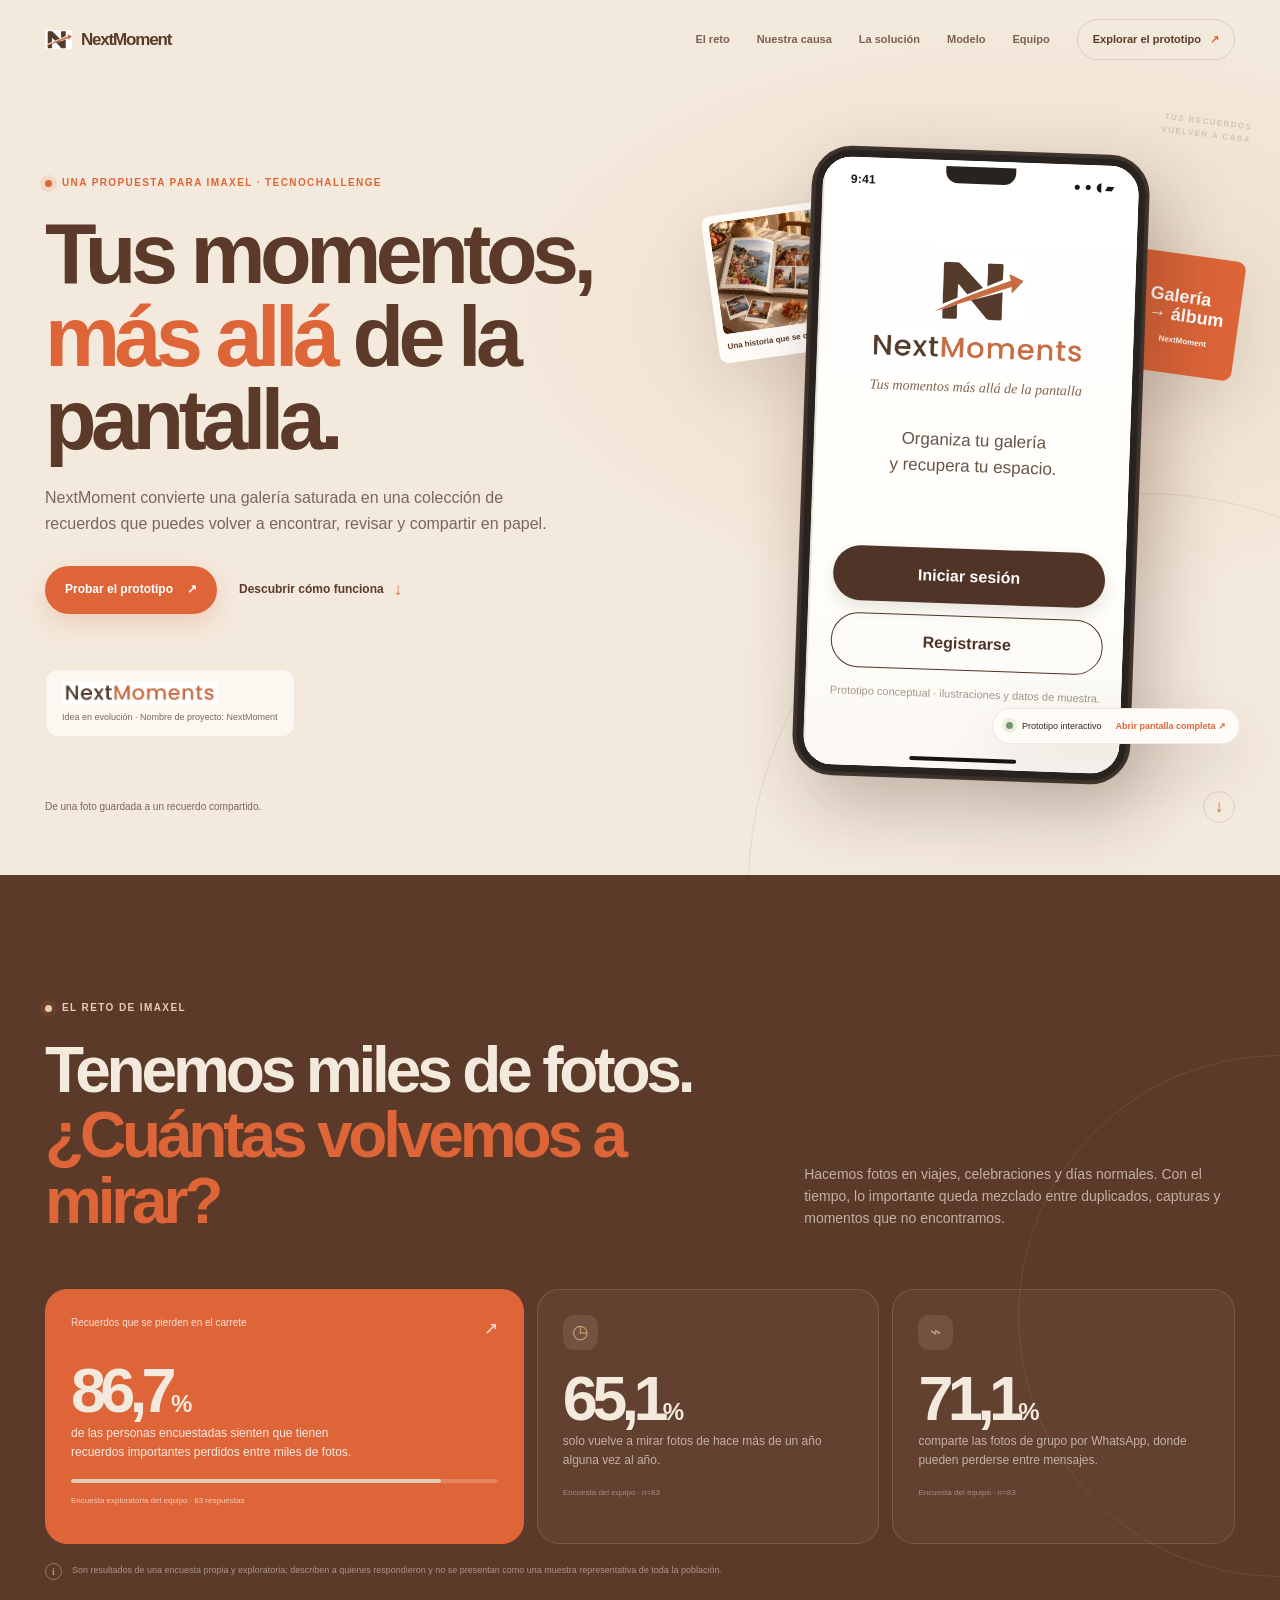
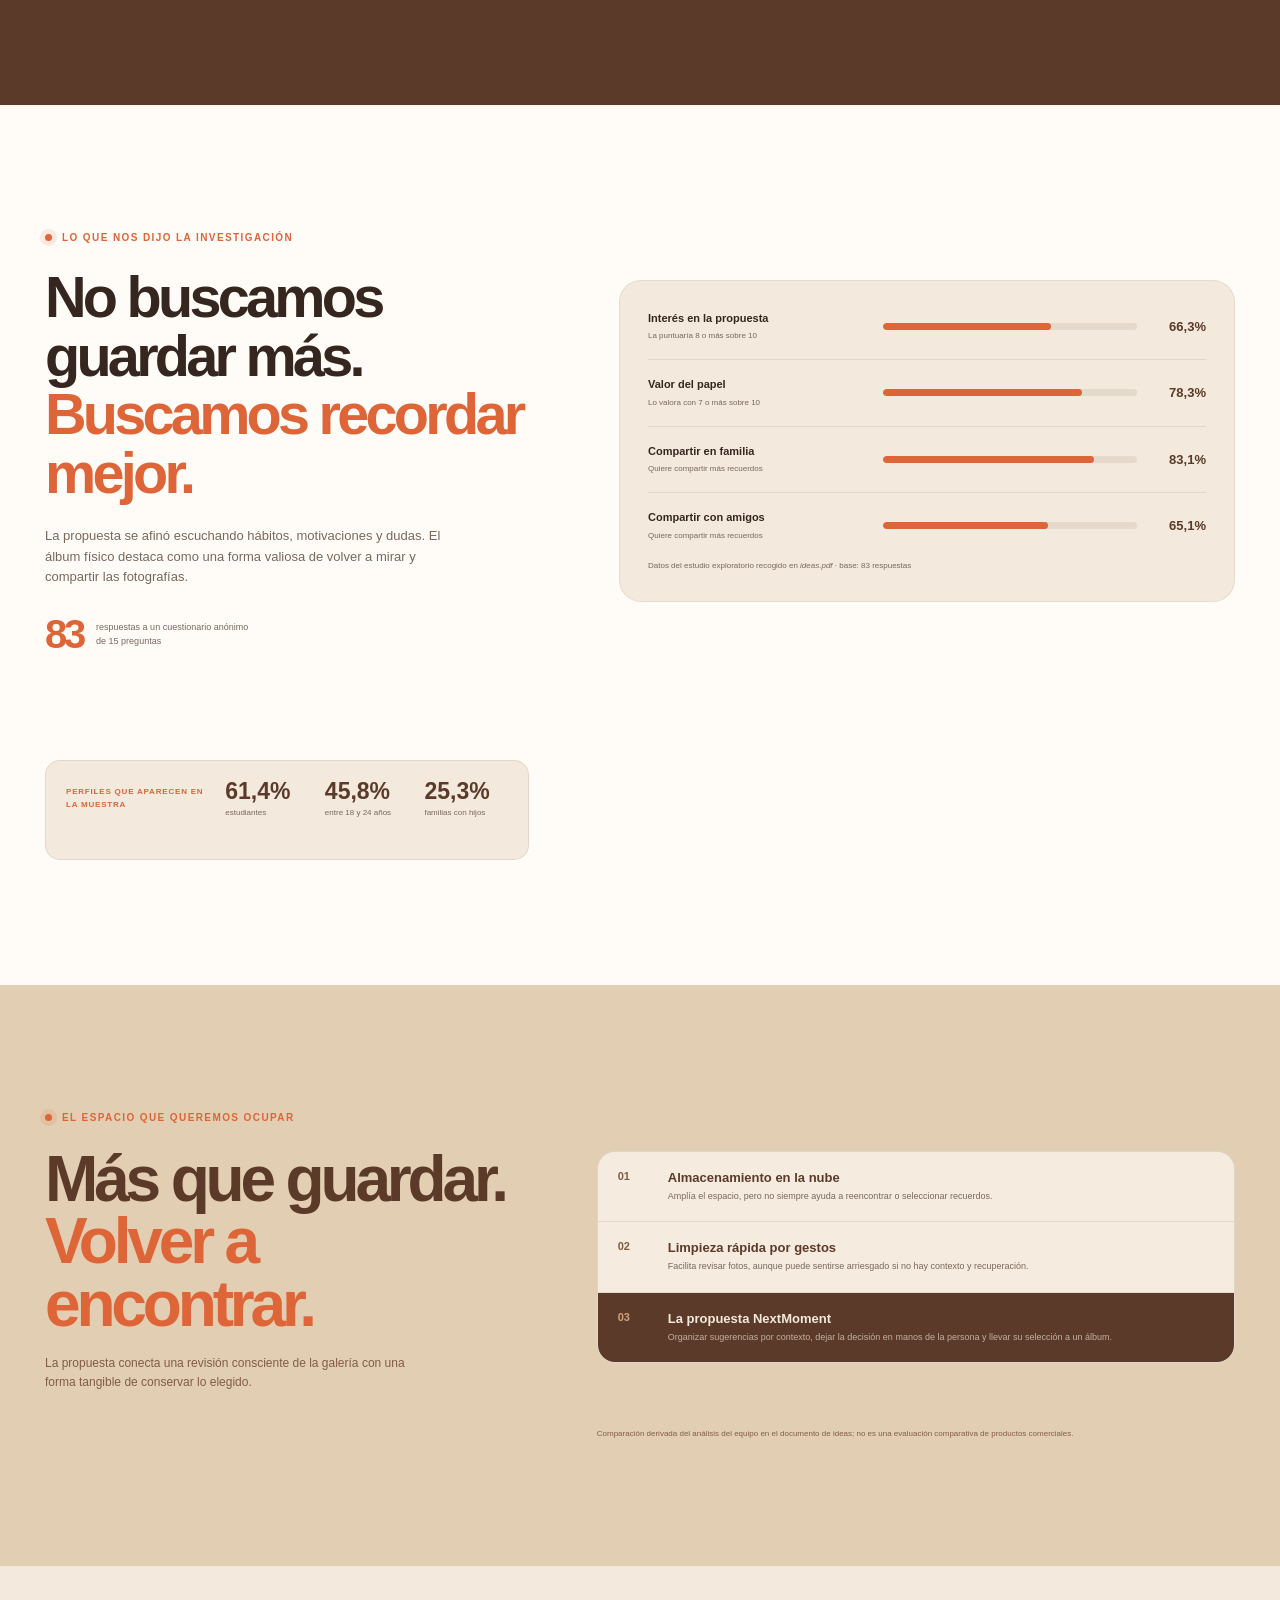
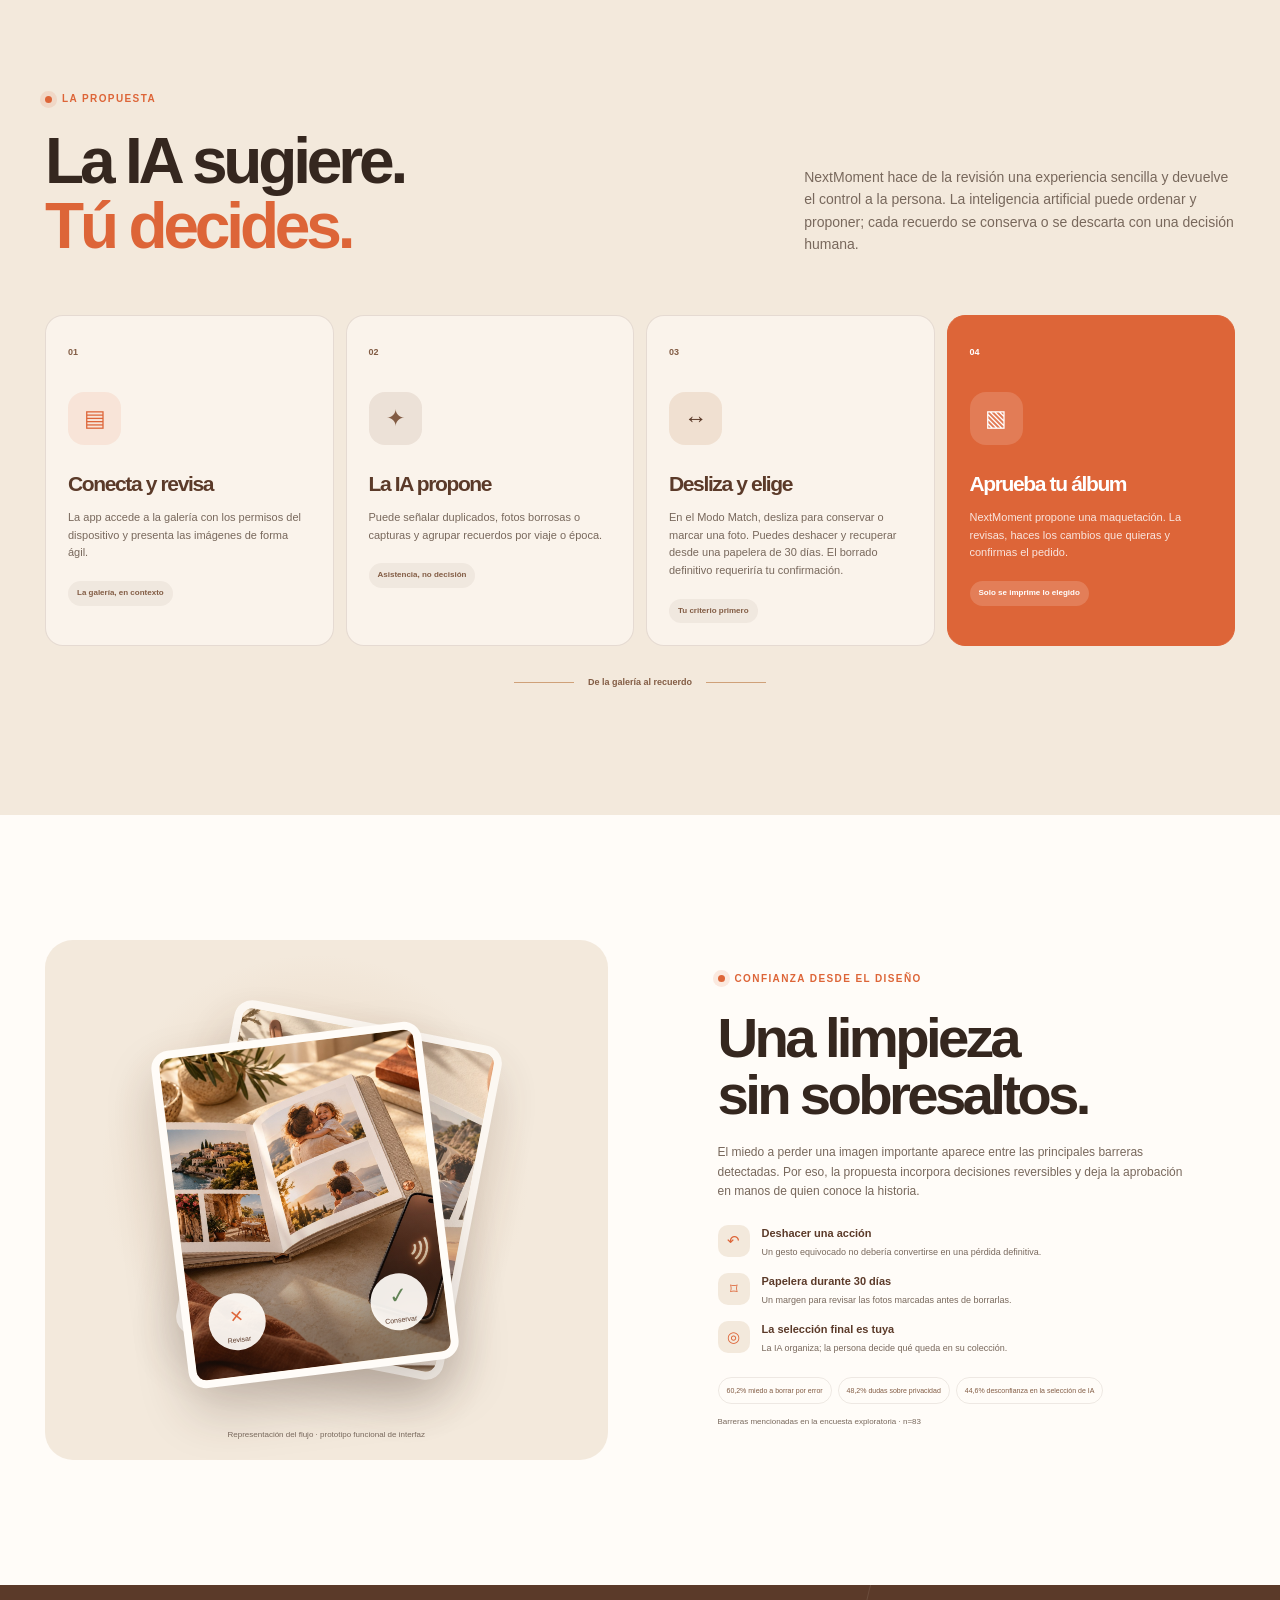
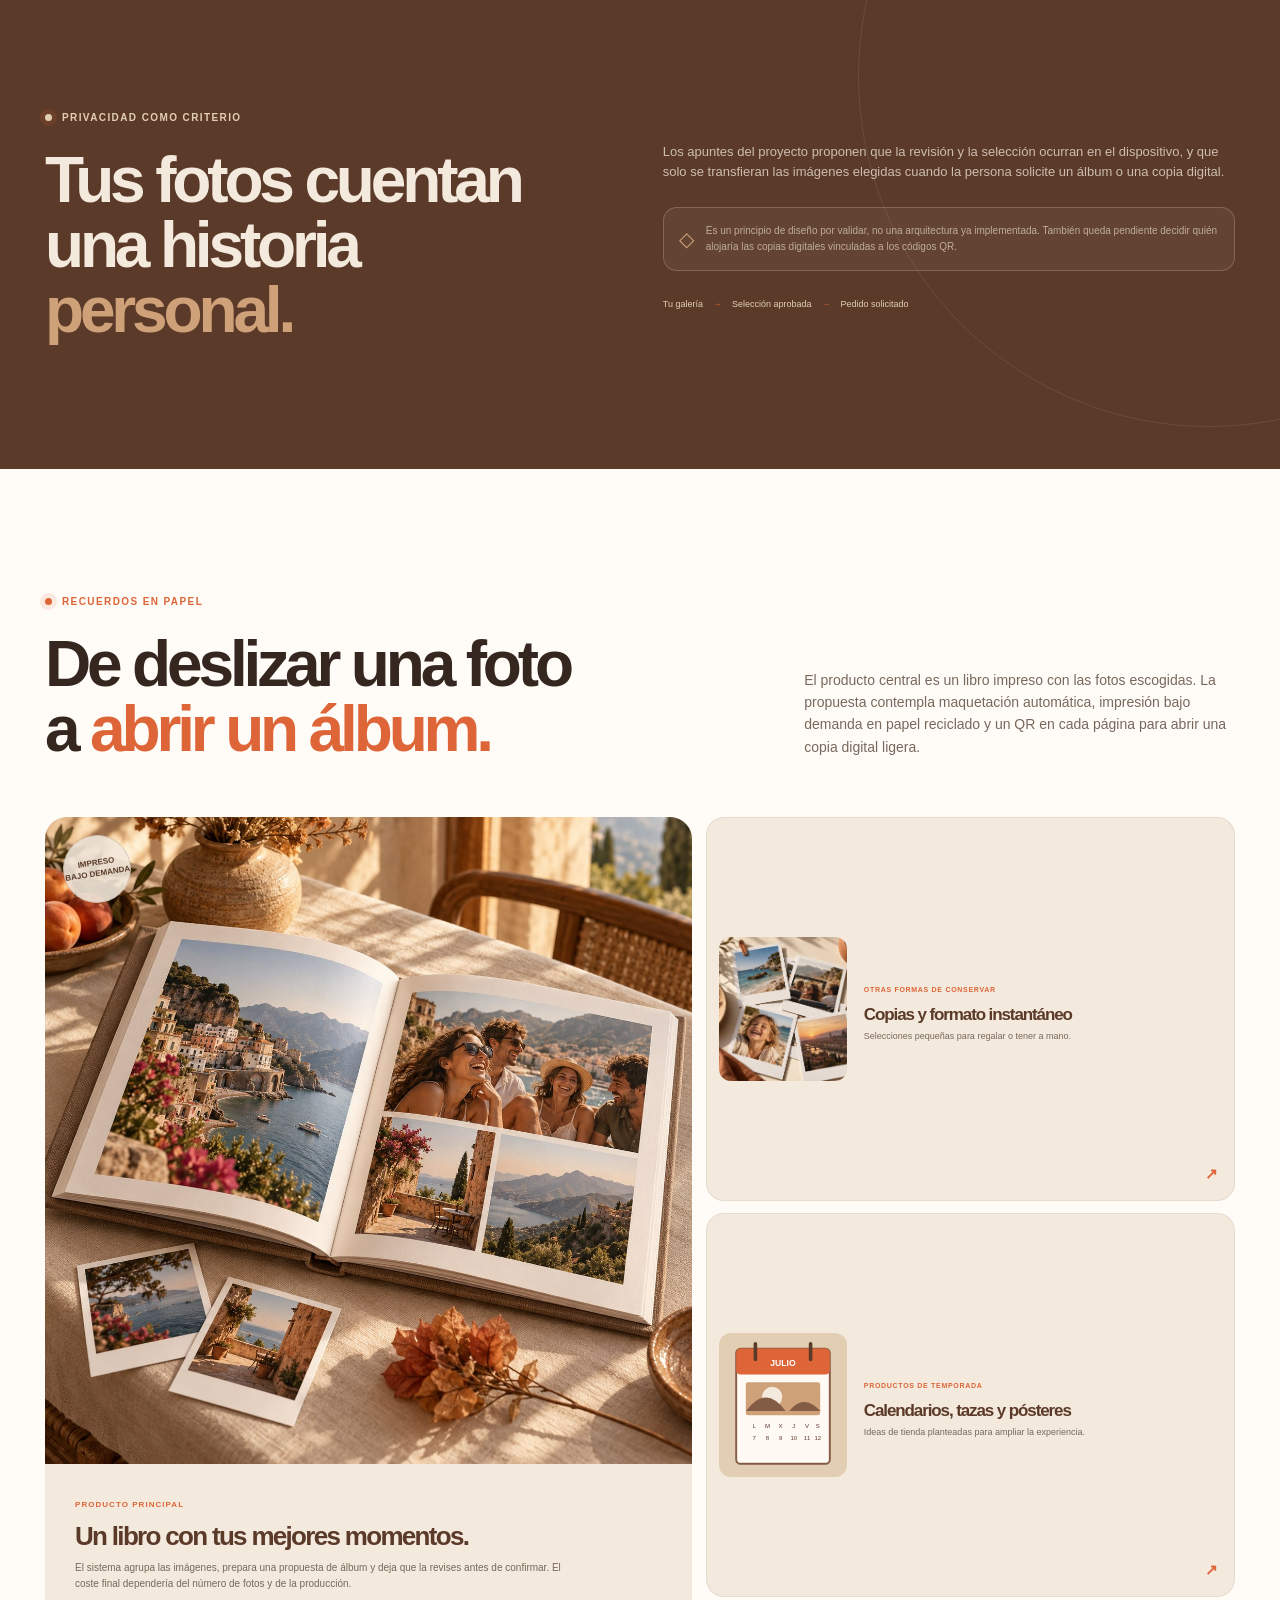
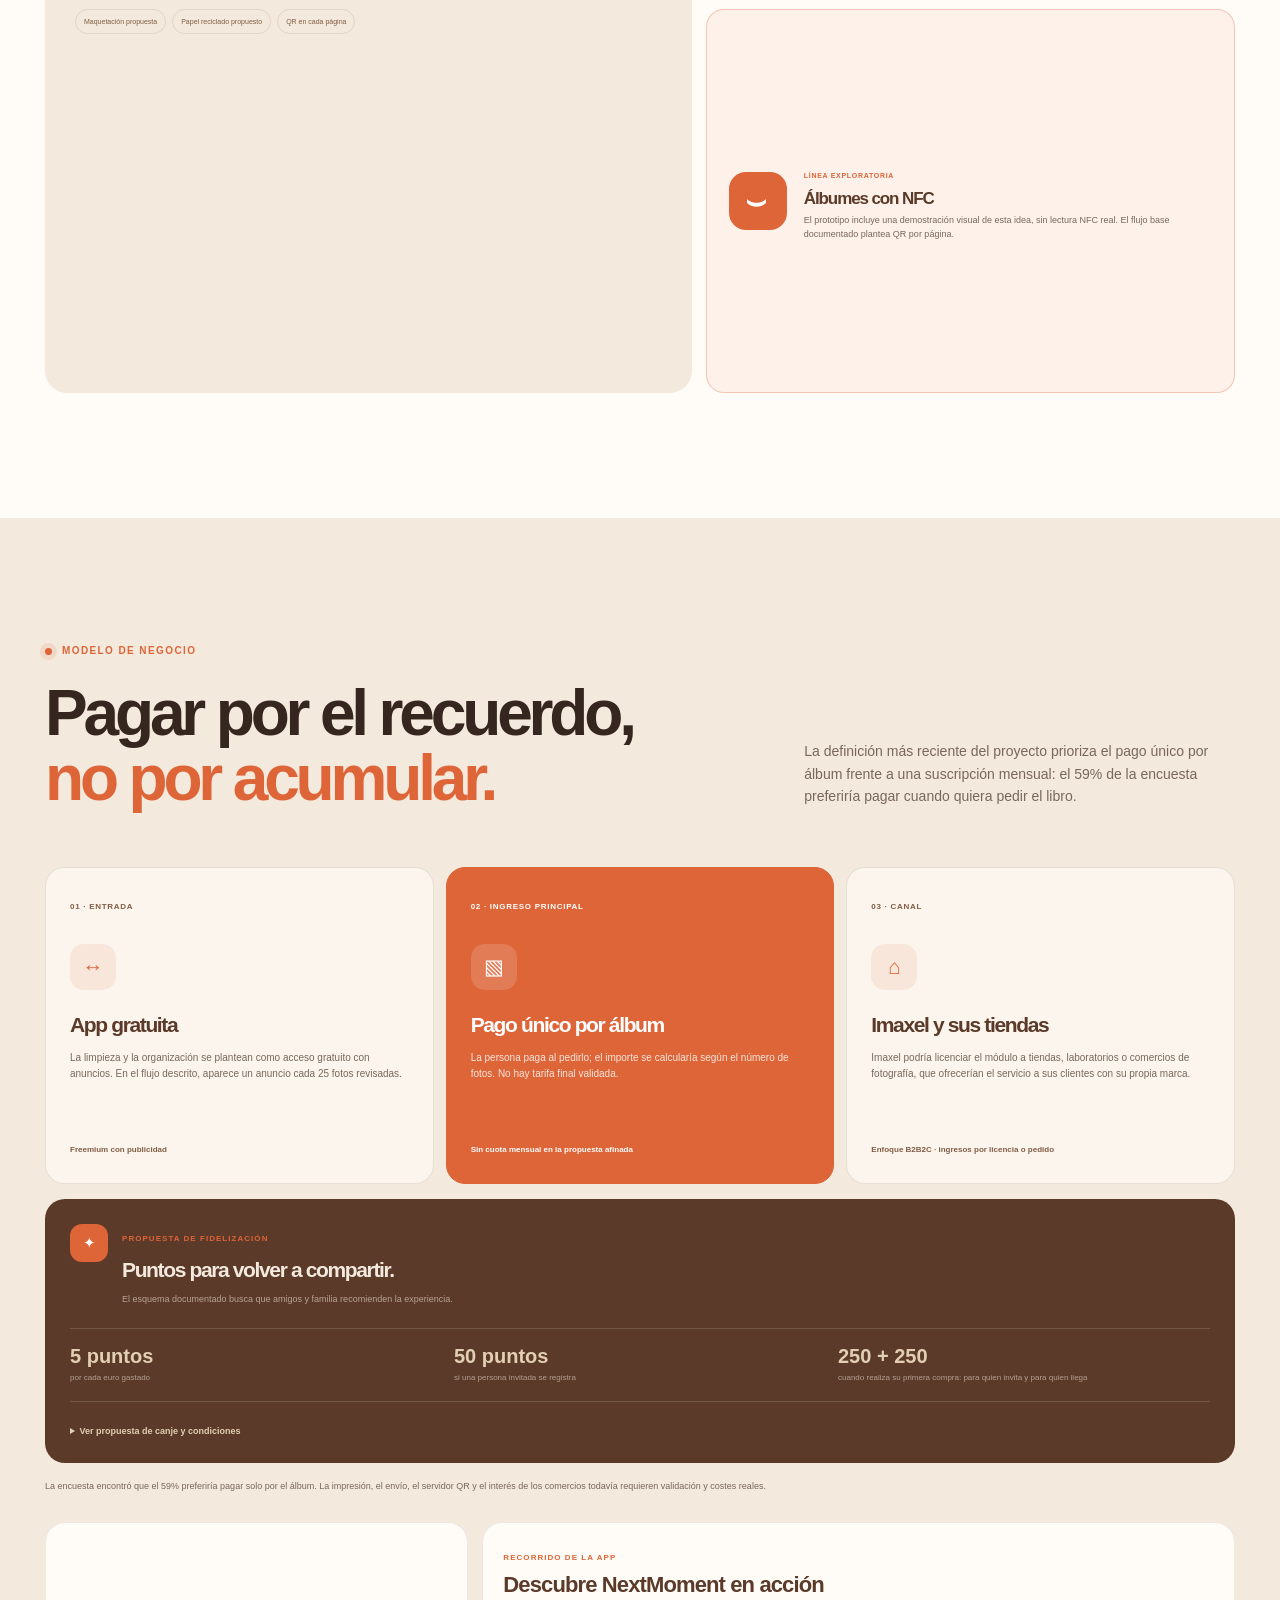
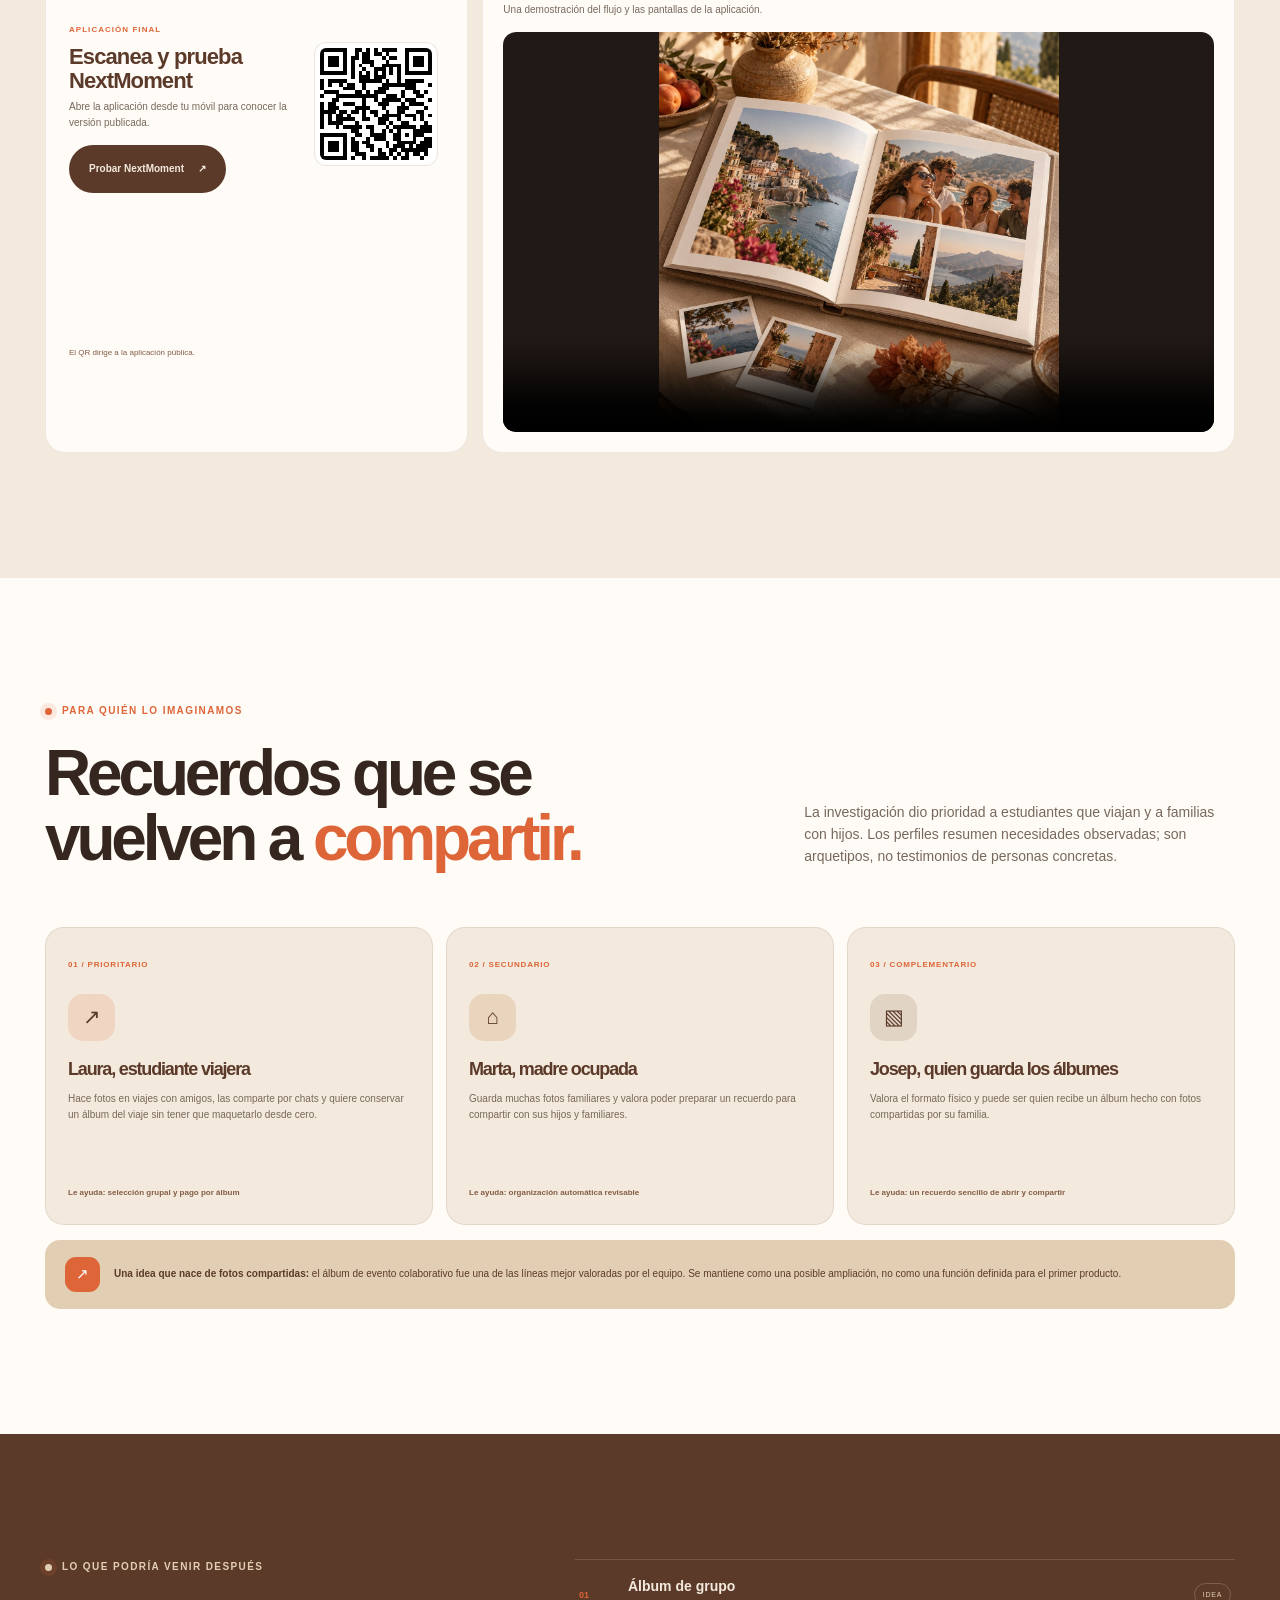
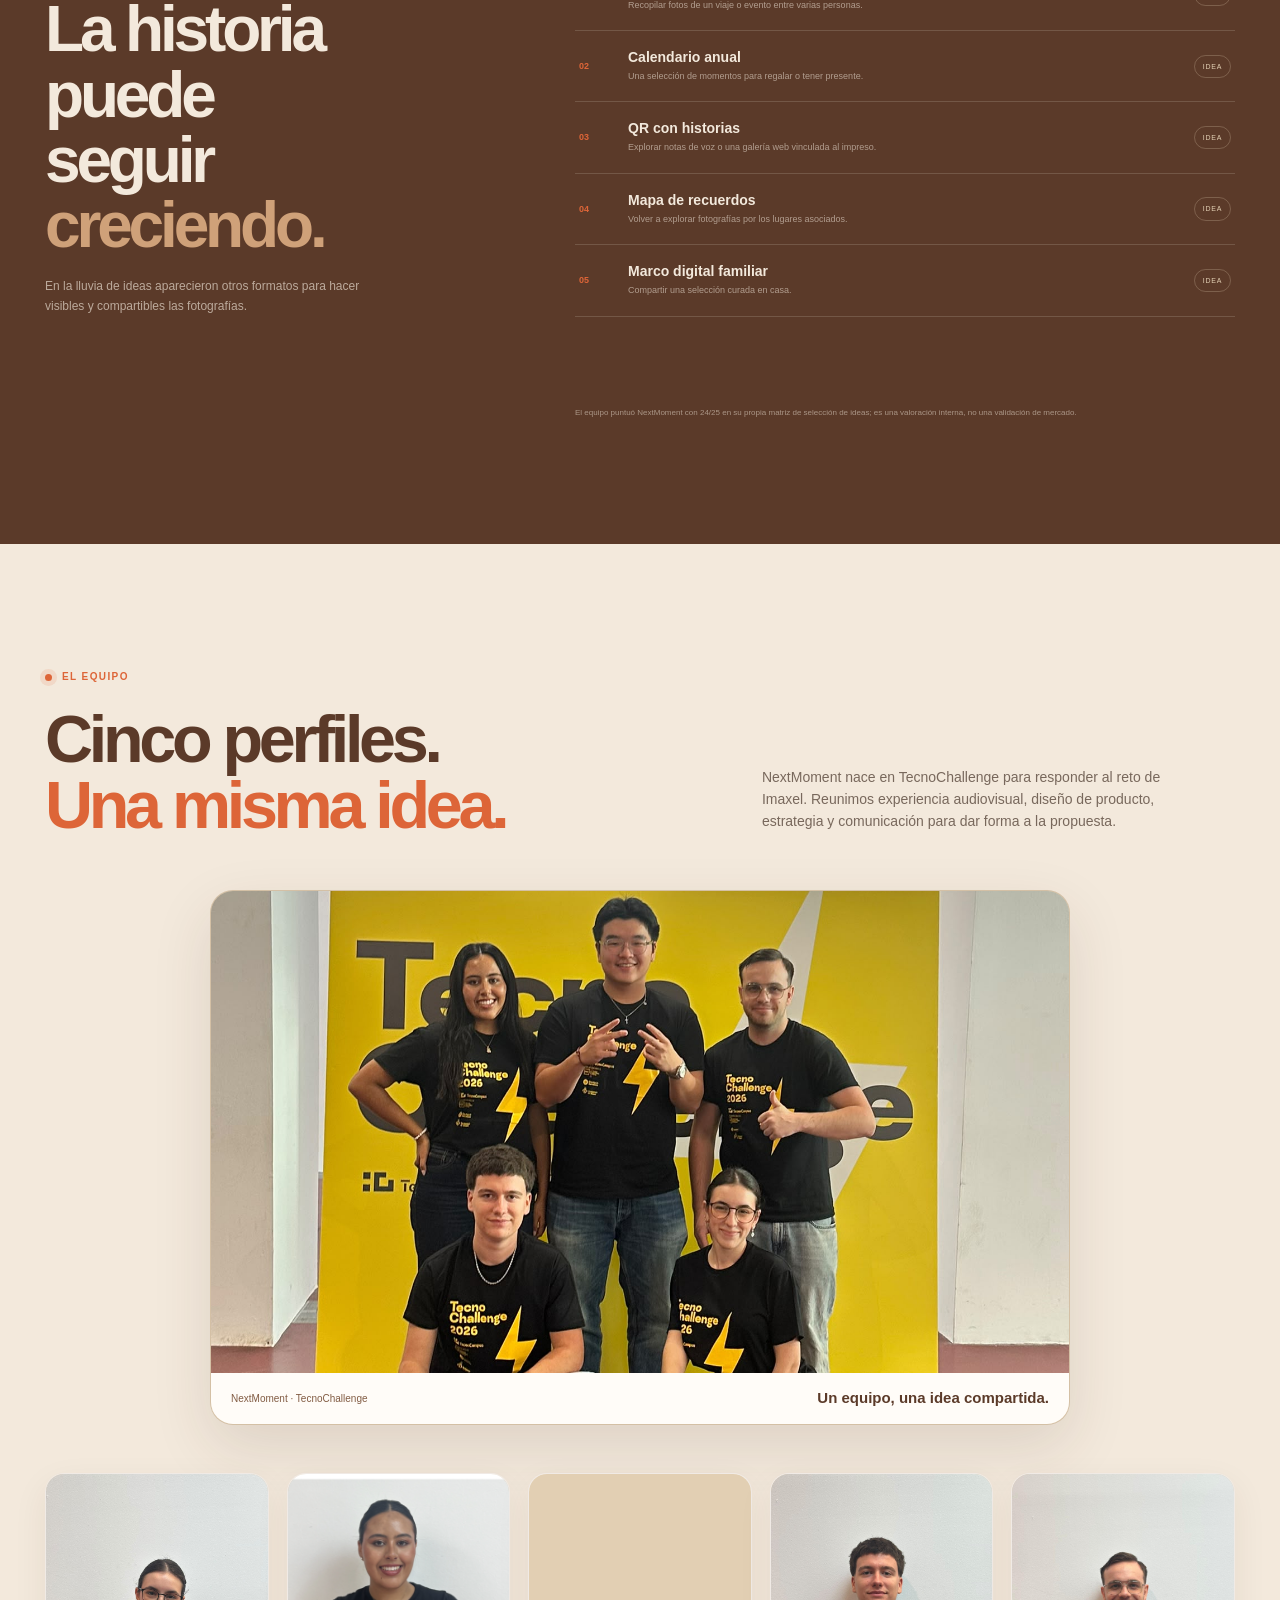
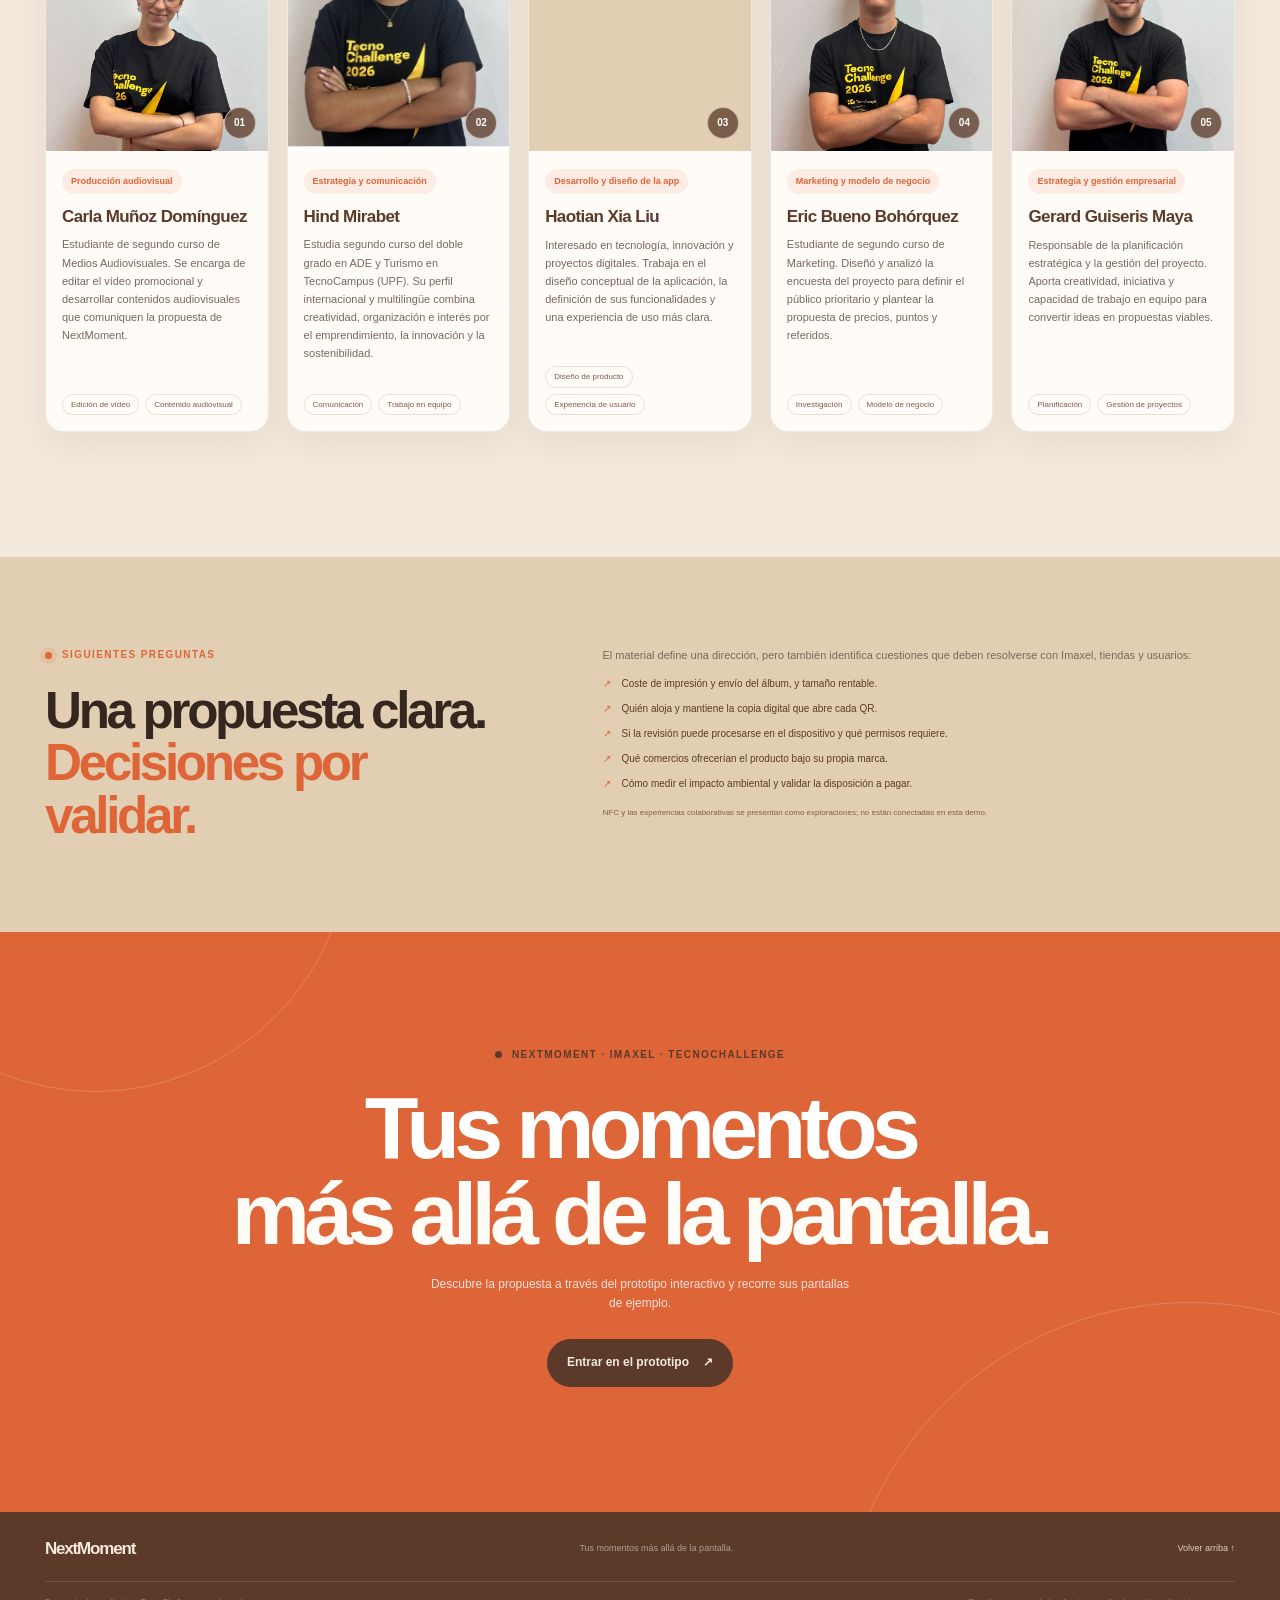
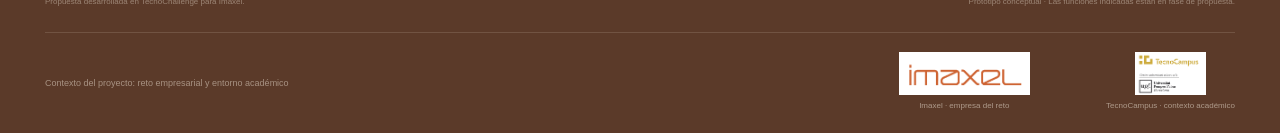
<file: index.html>
<!doctype html>
<html lang="es">
<head>
  <meta charset="utf-8">
  <meta name="viewport" content="width=device-width, initial-scale=1">
  <meta name="theme-color" content="#F3E9DC">
  <meta name="description" content="NextMoment propone organizar fotografías, recuperar recuerdos olvidados y convertir una selección personal en un álbum impreso.">
  <meta property="og:title" content="NextMoment — Tus momentos más allá de la pantalla">
  <meta property="og:description" content="Una propuesta de Imaxel y TecnoChallenge para limpiar, ordenar y dar vida física a tus fotografías.">
  <meta property="og:image" content="assets/imagenes/nextmoment/equipo-nextmoment.jpg">
  <link rel="icon" type="image/png" href="logo.png">
  <link rel="stylesheet" href="css/styles.css">
  <title>NextMoment — Tus momentos más allá de la pantalla</title>
  <script defer src="js/main.js"></script>
</head>
<body>
  <a class="skip-link" href="#contenido">Saltar al contenido</a>
  <header class="site-header" data-header>
    <div class="container nav-wrap">
      <a class="brand" href="#inicio" aria-label="NextMoment, inicio"><img class="brand-logo" src="logo.png" alt=""><span>NextMoment</span></a>
      <button class="menu-toggle" type="button" aria-expanded="false" aria-controls="site-nav" aria-label="Abrir menú"><span></span><span></span></button>
      <nav id="site-nav" class="site-nav" aria-label="Navegación principal">
        <a href="#reto">El reto</a><a href="nuestra-causa.html">Nuestra causa</a><a href="#solucion">La solución</a><a href="#modelo">Modelo</a><a href="#equipo">Equipo</a>
        <a class="nav-cta" href="app/index.html">Explorar el prototipo <span aria-hidden="true">↗</span></a>
      </nav>
    </div>
  </header>

  <main id="contenido">
    <section id="inicio" class="hero">
      <div class="hero-stamp" aria-hidden="true">TUS RECUERDOS<br>VUELVEN A CASA</div>
      <div class="container hero-grid">
        <div class="hero-copy reveal">
          <p class="eyebrow"><span class="eyebrow-dot"></span> Una propuesta para Imaxel · TecnoChallenge</p>
          <h1 aria-label="Tus momentos, más allá de la pantalla"><span>Tus momentos,</span> <span><em>más allá</em> de la</span> <span>pantalla.</span></h1>
          <p class="hero-lead">NextMoment convierte una galería saturada en una colección de recuerdos que puedes volver a encontrar, revisar y compartir en papel.</p>
          <div class="hero-actions"><a class="button button-primary" href="app/index.html">Probar el prototipo <span aria-hidden="true">↗</span></a><a class="text-link" href="#como-funciona">Descubrir cómo funciona <span aria-hidden="true">↓</span></a></div>
          <div class="hero-brand-card"><img src="nombremarca.png" alt="Logotipo oficial NextMoments"><span>Idea en evolución · Nombre de proyecto: NextMoment</span></div>
        </div>
        <div class="hero-device-wrap reveal reveal-delay-1">
          <div class="hero-device-glow"></div>
          <div class="device-frame"><div class="device-camera"></div><iframe src="app/index.html" title="Prototipo interactivo de la aplicación NextMoment" loading="eager"></iframe></div>
          <div class="device-caption"><span class="caption-pulse"></span><span>Prototipo interactivo</span><a href="app/index.html">Abrir pantalla completa ↗</a></div>
          <div class="photo-peek peek-one"><img src="app/assets/images/album-fotos-editorial.jpg" alt="Fotolibro de ejemplo" loading="lazy"><span>Una historia que se queda</span></div>
          <div class="photo-peek peek-two"><span>Galería<br>→ álbum</span><b>NextMoment</b></div>
        </div>
      </div>
      <div class="container hero-foot"><span>De una foto guardada a un recuerdo compartido.</span><a href="#reto" aria-label="Desplazarse a El reto">↓</a></div>
    </section>

    <section id="reto" class="section problem-section section-dark">
      <div class="container">
        <div class="section-heading split-heading reveal"><div><p class="eyebrow eyebrow-light"><span class="eyebrow-dot"></span> El reto de Imaxel</p><h2>Tenemos miles de fotos.<br><em>¿Cuántas volvemos a mirar?</em></h2></div><p class="heading-aside">Hacemos fotos en viajes, celebraciones y días normales. Con el tiempo, lo importante queda mezclado entre duplicados, capturas y momentos que no encontramos.</p></div>
        <div class="evidence-grid">
          <article class="evidence-card evidence-feature reveal"><div class="evidence-top"><span>Recuerdos que se pierden en el carrete</span><span class="evidence-mark">↗</span></div><strong>86,7<small>%</small></strong><p>de las personas encuestadas sienten que tienen recuerdos importantes perdidos entre miles de fotos.</p><div class="evidence-meter"><span style="--meter:86.7%"></span></div><small class="evidence-source">Encuesta exploratoria del equipo · 83 respuestas</small></article>
          <article class="evidence-card reveal reveal-delay-1"><span class="evidence-icon">◷</span><strong>65,1<small>%</small></strong><p>solo vuelve a mirar fotos de hace más de un año alguna vez al año.</p><span class="evidence-source">Encuesta del equipo · n=83</span></article>
          <article class="evidence-card reveal reveal-delay-2"><span class="evidence-icon">⌁</span><strong>71,1<small>%</small></strong><p>comparte las fotos de grupo por WhatsApp, donde pueden perderse entre mensajes.</p><span class="evidence-source">Encuesta del equipo · n=83</span></article>
        </div>
        <div class="research-note reveal"><span>i</span><p>Son resultados de una encuesta propia y exploratoria; describen a quienes respondieron y no se presentan como una muestra representativa de toda la población.</p></div>
      </div>
    </section>

    <section class="section discovery-section">
      <div class="container discovery-grid">
        <div class="discovery-copy reveal"><p class="eyebrow"><span class="eyebrow-dot"></span> Lo que nos dijo la investigación</p><h2>No buscamos guardar más.<br><em>Buscamos recordar mejor.</em></h2><p>La propuesta se afinó escuchando hábitos, motivaciones y dudas. El álbum físico destaca como una forma valiosa de volver a mirar y compartir las fotografías.</p><div class="research-count"><b>83</b><span>respuestas a un cuestionario anónimo de 15 preguntas</span></div></div>
        <div class="research-board reveal reveal-delay-1">
          <div class="research-row"><div class="research-label"><b>Interés en la propuesta</b><span>La puntuaría 8 o más sobre 10</span></div><div class="bar-track"><span style="--bar:66.3%"></span></div><b class="research-value">66,3%</b></div>
          <div class="research-row"><div class="research-label"><b>Valor del papel</b><span>Lo valora con 7 o más sobre 10</span></div><div class="bar-track"><span style="--bar:78.3%"></span></div><b class="research-value">78,3%</b></div>
          <div class="research-row"><div class="research-label"><b>Compartir en familia</b><span>Quiere compartir más recuerdos</span></div><div class="bar-track"><span style="--bar:83.1%"></span></div><b class="research-value">83,1%</b></div>
          <div class="research-row"><div class="research-label"><b>Compartir con amigos</b><span>Quiere compartir más recuerdos</span></div><div class="bar-track"><span style="--bar:65.1%"></span></div><b class="research-value">65,1%</b></div>
          <div class="research-board-foot">Datos del estudio exploratorio recogido en <em>ideas.pdf</em> · base: 83 respuestas</div>
        </div>
        <div class="audience-signal reveal"><span>PERFILES QUE APARECEN EN LA MUESTRA</span><div><b>61,4%</b><small>estudiantes</small></div><div><b>45,8%</b><small>entre 18 y 24 años</small></div><div><b>25,3%</b><small>familias con hijos</small></div><small class="evidence-source">Composición de las respuestas · n=83; categorías no necesariamente excluyentes</small></div>
      </div>
    </section>

    <section class="section difference-section">
      <div class="container difference-inner">
        <div class="difference-title reveal"><p class="eyebrow"><span class="eyebrow-dot"></span> El espacio que queremos ocupar</p><h2>Más que guardar.<br><em>Volver a encontrar.</em></h2><p>La propuesta conecta una revisión consciente de la galería con una forma tangible de conservar lo elegido.</p></div>
        <div class="difference-steps reveal reveal-delay-1"><article><span>01</span><div><b>Almacenamiento en la nube</b><small>Amplía el espacio, pero no siempre ayuda a reencontrar o seleccionar recuerdos.</small></div></article><article><span>02</span><div><b>Limpieza rápida por gestos</b><small>Facilita revisar fotos, aunque puede sentirse arriesgado si no hay contexto y recuperación.</small></div></article><article class="difference-ours"><span>03</span><div><b>La propuesta NextMoment</b><small>Organizar sugerencias por contexto, dejar la decisión en manos de la persona y llevar su selección a un álbum.</small></div></article></div>
        <small class="difference-note">Comparación derivada del análisis del equipo en el documento de ideas; no es una evaluación comparativa de productos comerciales.</small>
      </div>
    </section>

    <section id="solucion" class="section solution-section section-cream">
      <div class="container">
        <div class="section-heading split-heading reveal"><div><p class="eyebrow"><span class="eyebrow-dot"></span> La propuesta</p><h2>La IA sugiere.<br><em>Tú decides.</em></h2></div><p class="heading-aside">NextMoment hace de la revisión una experiencia sencilla y devuelve el control a la persona. La inteligencia artificial puede ordenar y proponer; cada recuerdo se conserva o se descarta con una decisión humana.</p></div>
        <div id="como-funciona" class="flow-grid">
          <article class="flow-card reveal"><span class="flow-index">01</span><div class="flow-icon icon-gallery">▤</div><h3>Conecta y revisa</h3><p>La app accede a la galería con los permisos del dispositivo y presenta las imágenes de forma ágil.</p><span class="flow-tag">La galería, en contexto</span></article>
          <article class="flow-card reveal reveal-delay-1"><span class="flow-index">02</span><div class="flow-icon icon-ai">✦</div><h3>La IA propone</h3><p>Puede señalar duplicados, fotos borrosas o capturas y agrupar recuerdos por viaje o época.</p><span class="flow-tag">Asistencia, no decisión</span></article>
          <article class="flow-card reveal reveal-delay-2"><span class="flow-index">03</span><div class="flow-icon icon-swipe">↔</div><h3>Desliza y elige</h3><p>En el Modo Match, desliza para conservar o marcar una foto. Puedes deshacer y recuperar desde una papelera de 30 días. El borrado definitivo requeriría tu confirmación.</p><span class="flow-tag">Tu criterio primero</span></article>
          <article class="flow-card flow-card-accent reveal reveal-delay-3"><span class="flow-index">04</span><div class="flow-icon icon-book">▧</div><h3>Aprueba tu álbum</h3><p>NextMoment propone una maquetación. La revisas, haces los cambios que quieras y confirmas el pedido.</p><span class="flow-tag">Solo se imprime lo elegido</span></article>
        </div>
        <div class="flow-connector"><span></span><b>De la galería al recuerdo</b><span></span></div>
      </div>
    </section>

    <section class="section control-section">
      <div class="container control-grid">
        <div class="control-visual reveal"><div class="review-stack"><div class="stack-photo stack-back"><img src="app/assets/images/instant-prints.jpg" alt="Copias fotográficas de ejemplo" loading="lazy"></div><div class="stack-photo stack-front"><img src="app/assets/images/album-nfc-editorial.jpg" alt="Álbum fotográfico de ejemplo" loading="lazy"><span class="swipe-hint swipe-left">×<small>Revisar</small></span><span class="swipe-hint swipe-right">✓<small>Conservar</small></span></div></div><span class="concept-caption">Representación del flujo · prototipo funcional de interfaz</span></div>
        <div class="control-copy reveal reveal-delay-1"><p class="eyebrow"><span class="eyebrow-dot"></span> Confianza desde el diseño</p><h2>Una limpieza<br>sin sobresaltos.</h2><p>El miedo a perder una imagen importante aparece entre las principales barreras detectadas. Por eso, la propuesta incorpora decisiones reversibles y deja la aprobación en manos de quien conoce la historia.</p><ul class="control-list"><li><span>↶</span><div><b>Deshacer una acción</b><small>Un gesto equivocado no debería convertirse en una pérdida definitiva.</small></div></li><li><span>⌑</span><div><b>Papelera durante 30 días</b><small>Un margen para revisar las fotos marcadas antes de borrarlas.</small></div></li><li><span>◎</span><div><b>La selección final es tuya</b><small>La IA organiza; la persona decide qué queda en su colección.</small></div></li></ul><div class="barriers"><span>60,2% miedo a borrar por error</span><span>48,2% dudas sobre privacidad</span><span>44,6% desconfianza en la selección de IA</span></div><small class="evidence-source">Barreras mencionadas en la encuesta exploratoria · n=83</small></div>
      </div>
    </section>

    <section class="section privacy-section section-dark">
      <div class="container privacy-grid"><div class="privacy-heading reveal"><p class="eyebrow eyebrow-light"><span class="eyebrow-dot"></span> Privacidad como criterio</p><h2>Tus fotos cuentan<br>una historia <em>personal.</em></h2></div><div class="privacy-copy reveal reveal-delay-1"><p>Los apuntes del proyecto proponen que la revisión y la selección ocurran en el dispositivo, y que solo se transfieran las imágenes elegidas cuando la persona solicite un álbum o una copia digital.</p><div class="privacy-callout"><span>◇</span><p>Es un principio de diseño por validar, no una arquitectura ya implementada. También queda pendiente decidir quién alojaría las copias digitales vinculadas a los códigos QR.</p></div><div class="privacy-flow"><span>Tu galería</span><i>→</i><span>Selección aprobada</span><i>→</i><span>Pedido solicitado</span></div></div></div>
    </section>

    <section class="section physical-section">
      <div class="container">
        <div class="section-heading split-heading reveal"><div><p class="eyebrow"><span class="eyebrow-dot"></span> Recuerdos en papel</p><h2>De deslizar una foto<br>a <em>abrir un álbum.</em></h2></div><p class="heading-aside">El producto central es un libro impreso con las fotos escogidas. La propuesta contempla maquetación automática, impresión bajo demanda en papel reciclado y un QR en cada página para abrir una copia digital ligera.</p></div>
        <div class="physical-showcase">
          <article class="book-feature reveal"><div class="book-image"><img src="app/assets/images/album-fotos-editorial.jpg" alt="Fotolibro personalizado de ejemplo" loading="lazy"><span class="book-sticker">IMPRESO<br>BAJO DEMANDA</span></div><div class="book-copy"><span class="product-kicker">PRODUCTO PRINCIPAL</span><h3>Un libro con tus mejores momentos.</h3><p>El sistema agrupa las imágenes, prepara una propuesta de álbum y deja que la revises antes de confirmar. El coste final dependería del número de fotos y de la producción.</p><div class="book-meta"><span>Maquetación propuesta</span><span>Papel reciclado propuesto</span><span>QR en cada página</span></div></div></article>
          <div class="product-rail">
            <article class="mini-product reveal reveal-delay-1"><img src="app/assets/images/instant-prints.jpg" alt="Copias impresas estilo instantánea" loading="lazy"><div><span>OTRAS FORMAS DE CONSERVAR</span><h3>Copias y formato instantáneo</h3><p>Selecciones pequeñas para regalar o tener a mano.</p></div><b>↗</b></article>
            <article class="mini-product reveal reveal-delay-2"><img src="assets/imagenes/nextmoment/producto-calendario.svg" alt="Ilustración conceptual de calendario personalizado" loading="lazy"><div><span>PRODUCTOS DE TEMPORADA</span><h3>Calendarios, tazas y pósteres</h3><p>Ideas de tienda planteadas para ampliar la experiencia.</p></div><b>↗</b></article>
            <article class="exploration-card reveal reveal-delay-3"><div class="nfc-symbol">)))</div><div><span>LÍNEA EXPLORATORIA</span><h3>Álbumes con NFC</h3><p>El prototipo incluye una demostración visual de esta idea, sin lectura NFC real. El flujo base documentado plantea QR por página.</p></div></article>
          </div>
        </div>
      </div>
    </section>

    <section id="modelo" class="section business-section section-cream">
      <div class="container">
        <div class="section-heading split-heading reveal"><div><p class="eyebrow"><span class="eyebrow-dot"></span> Modelo de negocio</p><h2>Pagar por el recuerdo,<br><em>no por acumular.</em></h2></div><p class="heading-aside">La definición más reciente del proyecto prioriza el pago único por álbum frente a una suscripción mensual: el 59% de la encuesta preferiría pagar cuando quiera pedir el libro.</p></div>
        <div class="business-cards">
          <article class="business-card reveal"><span class="business-step">01 · ENTRADA</span><div class="business-card-icon">↔</div><h3>App gratuita</h3><p>La limpieza y la organización se plantean como acceso gratuito con anuncios. En el flujo descrito, aparece un anuncio cada 25 fotos revisadas.</p><small>Freemium con publicidad</small></article>
          <article class="business-card business-card-highlight reveal reveal-delay-1"><span class="business-step">02 · INGRESO PRINCIPAL</span><div class="business-card-icon">▧</div><h3>Pago único por álbum</h3><p>La persona paga al pedirlo; el importe se calcularía según el número de fotos. No hay tarifa final validada.</p><small>Sin cuota mensual en la propuesta afinada</small></article>
          <article class="business-card reveal reveal-delay-2"><span class="business-step">03 · CANAL</span><div class="business-card-icon">⌂</div><h3>Imaxel y sus tiendas</h3><p>Imaxel podría licenciar el módulo a tiendas, laboratorios o comercios de fotografía, que ofrecerían el servicio a sus clientes con su propia marca.</p><small>Enfoque B2B2C · ingresos por licencia o pedido</small></article>
        </div>
        <div class="loyalty-panel reveal"><div class="loyalty-intro"><span class="loyalty-star">✦</span><div><span class="product-kicker">PROPUESTA DE FIDELIZACIÓN</span><h3>Puntos para volver a compartir.</h3><p>El esquema documentado busca que amigos y familia recomienden la experiencia.</p></div></div><div class="loyalty-details"><div><b>5 puntos</b><span>por cada euro gastado</span></div><div><b>50 puntos</b><span>si una persona invitada se registra</span></div><div><b>250 + 250</b><span>cuando realiza su primera compra: para quien invita y para quien llega</span></div></div><details class="reward-details"><summary>Ver propuesta de canje y condiciones</summary><div class="reward-grid"><span>500 puntos → 5 € de descuento</span><span>1.250 puntos → 15 €</span><span>2.500 puntos → 35 €</span><span>Hasta 10 invitaciones al mes</span><span>Descuento máximo: 50% del pedido</span><span>Puntos con caducidad propuesta: 12 meses</span></div></details></div>
        <p class="business-footnote">La encuesta encontró que el 59% preferiría pagar solo por el álbum. La impresión, el envío, el servidor QR y el interés de los comercios todavía requieren validación y costes reales.</p>
        <div class="app-proof-grid" id="probar">
          <article class="qr-card reveal"><div class="qr-copy"><span class="product-kicker">APLICACIÓN FINAL</span><h3>Escanea y prueba NextMoment</h3><p>Abre la aplicación desde tu móvil para conocer la versión publicada.</p><a class="button button-dark" href="https://hxial26.github.io/next-moment-app/" target="_blank" rel="noopener noreferrer">Probar NextMoment <span aria-hidden="true">↗</span></a></div><img class="app-qr" src="assets/imagenes/qr-nextmoment.png" width="1000" height="1000" alt="Código QR para abrir NextMoment en https://hxial26.github.io/next-moment-app/"><small>El QR dirige a la aplicación pública.</small></article>
          <article class="demo-video-card reveal reveal-delay-1"><div class="demo-video-heading"><span class="product-kicker">RECORRIDO DE LA APP</span><h3>Descubre NextMoment en acción</h3><p>Una demostración del flujo y las pantallas de la aplicación.</p></div><video controls playsinline preload="metadata" poster="app/assets/images/album-fotos-editorial.jpg" aria-label="Vídeo de demostración de NextMoment"><source src="assets/videos/grabaciondemo.mp4" type="video/mp4">Tu navegador no puede reproducir este vídeo. Puedes abrirlo desde el archivo local del proyecto.</video></article>
        </div>
      </div>
    </section>

    <section class="section audience-section">
      <div class="container">
        <div class="section-heading split-heading reveal"><div><p class="eyebrow"><span class="eyebrow-dot"></span> Para quién lo imaginamos</p><h2>Recuerdos que se<br>vuelven a <em>compartir.</em></h2></div><p class="heading-aside">La investigación dio prioridad a estudiantes que viajan y a familias con hijos. Los perfiles resumen necesidades observadas; son arquetipos, no testimonios de personas concretas.</p></div>
        <div class="persona-grid"><article class="persona-card reveal"><span class="persona-index">01 / PRIORITARIO</span><div class="persona-avatar avatar-travel">↗</div><h3>Laura, estudiante viajera</h3><p>Hace fotos en viajes con amigos, las comparte por chats y quiere conservar un álbum del viaje sin tener que maquetarlo desde cero.</p><span class="persona-need">Le ayuda: selección grupal y pago por álbum</span></article><article class="persona-card reveal reveal-delay-1"><span class="persona-index">02 / SECUNDARIO</span><div class="persona-avatar avatar-family">⌂</div><h3>Marta, madre ocupada</h3><p>Guarda muchas fotos familiares y valora poder preparar un recuerdo para compartir con sus hijos y familiares.</p><span class="persona-need">Le ayuda: organización automática revisable</span></article><article class="persona-card reveal reveal-delay-2"><span class="persona-index">03 / COMPLEMENTARIO</span><div class="persona-avatar avatar-paper">▧</div><h3>Josep, quien guarda los álbumes</h3><p>Valora el formato físico y puede ser quien recibe un álbum hecho con fotos compartidas por su familia.</p><span class="persona-need">Le ayuda: un recuerdo sencillo de abrir y compartir</span></article></div>
        <div class="sharing-band reveal"><span class="sharing-symbol">↗</span><p><b>Una idea que nace de fotos compartidas:</b> el álbum de evento colaborativo fue una de las líneas mejor valoradas por el equipo. Se mantiene como una posible ampliación, no como una función definida para el primer producto.</p></div>
      </div>
    </section>

    <section class="section beyond-section section-dark">
      <div class="container beyond-grid"><div class="beyond-copy reveal"><p class="eyebrow eyebrow-light"><span class="eyebrow-dot"></span> Lo que podría venir después</p><h2>La historia puede<br>seguir <em>creciendo.</em></h2><p>En la lluvia de ideas aparecieron otros formatos para hacer visibles y compartibles las fotografías.</p></div><div class="future-list reveal reveal-delay-1"><article><span>01</span><div><b>Álbum de grupo</b><small>Recopilar fotos de un viaje o evento entre varias personas.</small></div><span class="future-state">IDEA</span></article><article><span>02</span><div><b>Calendario anual</b><small>Una selección de momentos para regalar o tener presente.</small></div><span class="future-state">IDEA</span></article><article><span>03</span><div><b>QR con historias</b><small>Explorar notas de voz o una galería web vinculada al impreso.</small></div><span class="future-state">IDEA</span></article><article><span>04</span><div><b>Mapa de recuerdos</b><small>Volver a explorar fotografías por los lugares asociados.</small></div><span class="future-state">IDEA</span></article><article><span>05</span><div><b>Marco digital familiar</b><small>Compartir una selección curada en casa.</small></div><span class="future-state">IDEA</span></article></div><small class="idea-score">El equipo puntuó NextMoment con 24/25 en su propia matriz de selección de ideas; es una valoración interna, no una validación de mercado.</small></div>
    </section>

    <section id="equipo" class="section team-section">
      <div class="container">
        <div class="team-heading reveal"><div><p class="eyebrow"><span class="eyebrow-dot"></span> El equipo</p><h2>Cinco perfiles.<br><em>Una misma idea.</em></h2></div><p>NextMoment nace en TecnoChallenge para responder al reto de Imaxel. Reunimos experiencia audiovisual, diseño de producto, estrategia y comunicación para dar forma a la propuesta.</p></div>
        <figure class="team-group-photo reveal"><img src="assets/imagenes/equipo/fotogrupal.jpeg" alt="Los cinco integrantes de NextMoment juntos en TecnoChallenge" loading="lazy" decoding="async"><figcaption><span>NextMoment · TecnoChallenge</span><b>Un equipo, una idea compartida.</b></figcaption></figure>
        <div class="team-members">
          <article class="member-card reveal"><div class="member-photo"><img src="assets/imagenes/equipo/carla.jpeg" alt="Carla Muñoz Domínguez" loading="lazy" decoding="async"><span class="member-index">01</span></div><div class="member-info"><span class="member-role">Producción audiovisual</span><h3>Carla Muñoz Domínguez</h3><p>Estudiante de segundo curso de Medios Audiovisuales. Se encarga de editar el vídeo promocional y desarrollar contenidos audiovisuales que comuniquen la propuesta de NextMoment.</p><div class="member-tags"><span>Edición de vídeo</span><span>Contenido audiovisual</span></div></div></article>
          <article class="member-card reveal reveal-delay-1"><div class="member-photo"><img src="assets/imagenes/equipo/hind2.png" alt="Hind Mirabet" loading="lazy" decoding="async"><span class="member-index">02</span></div><div class="member-info"><span class="member-role">Estrategia y comunicación</span><h3>Hind Mirabet</h3><p>Estudia segundo curso del doble grado en ADE y Turismo en TecnoCampus (UPF). Su perfil internacional y multilingüe combina creatividad, organización e interés por el emprendimiento, la innovación y la sostenibilidad.</p><div class="member-tags"><span>Comunicación</span><span>Trabajo en equipo</span></div></div></article>
          <article class="member-card reveal reveal-delay-2"><div class="member-photo"><img src="assets/imagenes/equipo/haotian.jpeg" alt="Haotian Xia Liu" loading="lazy" decoding="async"><span class="member-index">03</span></div><div class="member-info"><span class="member-role">Desarrollo y diseño de la app</span><h3>Haotian Xia Liu</h3><p>Interesado en tecnología, innovación y proyectos digitales. Trabaja en el diseño conceptual de la aplicación, la definición de sus funcionalidades y una experiencia de uso más clara.</p><div class="member-tags"><span>Diseño de producto</span><span>Experiencia de usuario</span></div></div></article>
          <article class="member-card reveal reveal-delay-1"><div class="member-photo"><img src="assets/imagenes/equipo/eric.jpeg" alt="Eric Bueno Bohórquez" loading="lazy" decoding="async"><span class="member-index">04</span></div><div class="member-info"><span class="member-role">Marketing y modelo de negocio</span><h3>Eric Bueno Bohórquez</h3><p>Estudiante de segundo curso de Marketing. Diseñó y analizó la encuesta del proyecto para definir el público prioritario y plantear la propuesta de precios, puntos y referidos.</p><div class="member-tags"><span>Investigación</span><span>Modelo de negocio</span></div></div></article>
          <article class="member-card reveal reveal-delay-2"><div class="member-photo"><img src="assets/imagenes/equipo/gerard.jpeg" alt="Gerard Guiseris Maya" loading="lazy" decoding="async"><span class="member-index">05</span></div><div class="member-info"><span class="member-role">Estrategia y gestión empresarial</span><h3>Gerard Guiseris Maya</h3><p>Responsable de la planificación estratégica y la gestión del proyecto. Aporta creatividad, iniciativa y capacidad de trabajo en equipo para convertir ideas en propuestas viables.</p><div class="member-tags"><span>Planificación</span><span>Gestión de proyectos</span></div></div></article>
        </div>
      </div>
    </section>

    <section class="section pending-section section-cream">
      <div class="container pending-grid"><div><p class="eyebrow"><span class="eyebrow-dot"></span> Siguientes preguntas</p><h2>Una propuesta clara.<br><em>Decisiones por validar.</em></h2></div><div class="pending-list"><p>El material define una dirección, pero también identifica cuestiones que deben resolverse con Imaxel, tiendas y usuarios:</p><ul><li>Coste de impresión y envío del álbum, y tamaño rentable.</li><li>Quién aloja y mantiene la copia digital que abre cada QR.</li><li>Si la revisión puede procesarse en el dispositivo y qué permisos requiere.</li><li>Qué comercios ofrecerían el producto bajo su propia marca.</li><li>Cómo medir el impacto ambiental y validar la disposición a pagar.</li></ul><span class="pending-foot">NFC y las experiencias colaborativas se presentan como exploraciones; no están conectadas en esta demo.</span></div></div>
    </section>

    <section class="closing-section"><div class="closing-shape closing-shape-a"></div><div class="closing-shape closing-shape-b"></div><div class="container closing-inner reveal"><p class="eyebrow"><span class="eyebrow-dot"></span> NextMoment · Imaxel · TecnoChallenge</p><h2>Tus momentos<br><em>más allá de la pantalla.</em></h2><p>Descubre la propuesta a través del prototipo interactivo y recorre sus pantallas de ejemplo.</p><a class="button button-dark" href="app/index.html">Entrar en el prototipo <span aria-hidden="true">↗</span></a></div></section>
  </main>

  <footer class="site-footer"><div class="container footer-main"><a class="brand brand-footer" href="#inicio"><span>NextMoment</span></a><p>Tus momentos más allá de la pantalla.</p><a class="footer-top-link" href="#inicio">Volver arriba ↑</a></div><div class="container footer-bottom"><span>Propuesta desarrollada en TecnoChallenge para Imaxel.</span><span>Prototipo conceptual · Las funciones indicadas están en fase de propuesta.</span></div><div class="container partner-footer"><span>Contexto del proyecto: reto empresarial y entorno académico</span><div class="partner-logos"><figure><img src="assets/imagenes/partners/logoimaxel.png" alt="Logotipo de Imaxel"><figcaption>Imaxel · empresa del reto</figcaption></figure><figure><img src="assets/imagenes/partners/logotecnocampus.png" alt="Logotipo de TecnoCampus"><figcaption>TecnoCampus · contexto académico</figcaption></figure></div></div></footer>
</body>
</html>
</file>
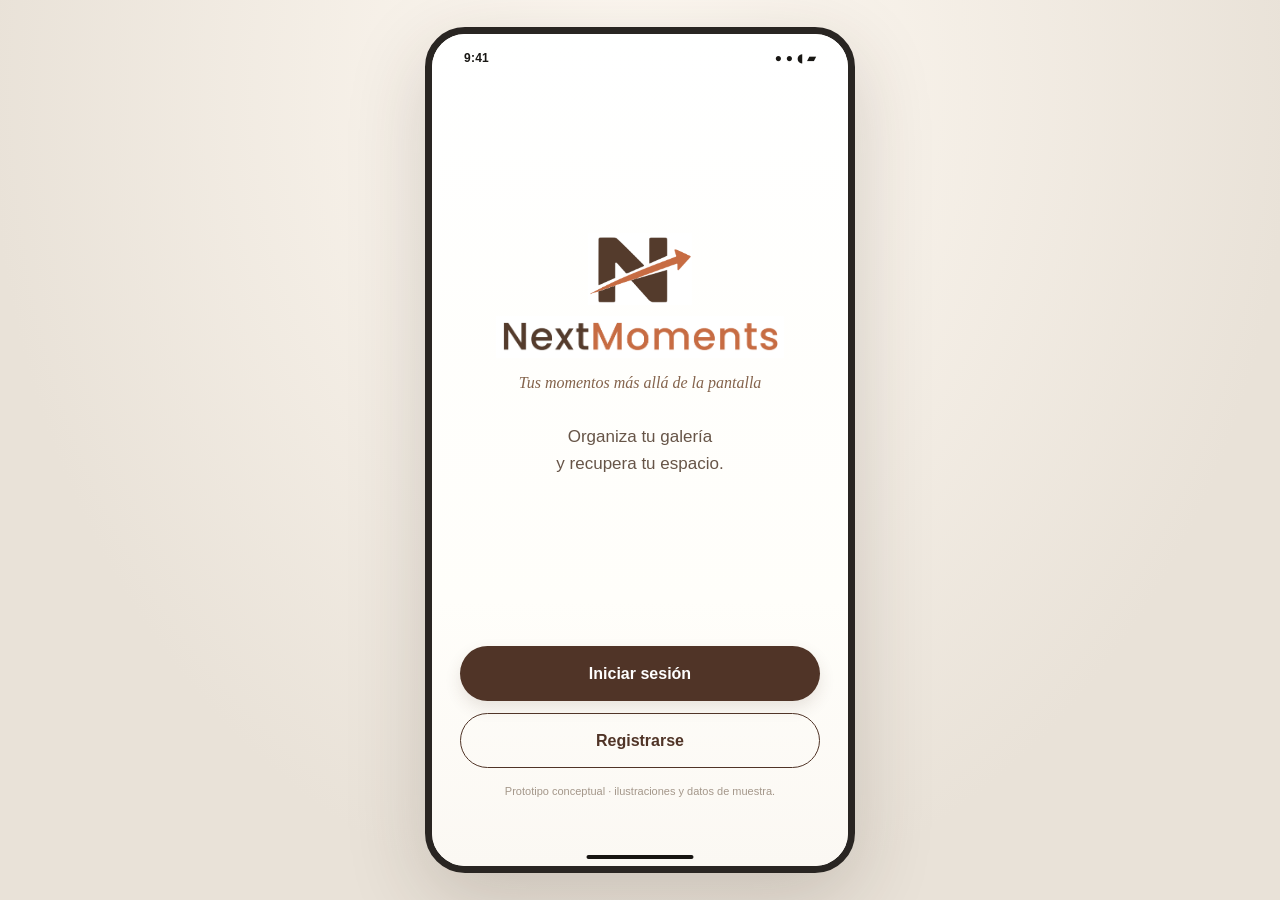
<file: app/index.html>
﻿<!doctype html>
<html lang="es">
<head>
  <meta charset="utf-8">
  <meta name="viewport" content="width=device-width,initial-scale=1,viewport-fit=cover">
  <meta name="theme-color" content="#fffdf9">
  <meta name="description" content="Prototipo conceptual NextMoment: revisa, organiza y convierte tus fotografías en recuerdos impresos.">
  <link rel="icon" type="image/png" href="../logo.png">
  <link rel="stylesheet" href="css/styles.css">
  <title>NextMoment · Prototipo interactivo</title>
</head>
<body>
  <main class="device" id="app" aria-label="Prototipo interactivo NextMoment">
    <section class="welcome-view view active" id="welcome" aria-label="Bienvenida">
      <div class="welcome-status"><span>9:41</span><span>● ● ◖ ▰</span></div>
      <div class="welcome-center">
        <img class="welcome-logo" src="../logo.png" alt="Símbolo NextMoments">
        <img class="welcome-wordmark" src="../nombremarca.png" alt="NextMoments">
        <p class="tagline">Tus momentos más allá de la pantalla</p>
        <p class="welcome-copy">Organiza tu galería<br>y recupera tu espacio.</p>
      </div>
      <div class="welcome-actions">
        <button class="button button-dark" data-action="login">Iniciar sesión</button>
        <button class="button button-outline" data-action="register">Registrarse</button>
        <p class="welcome-note">Prototipo conceptual · ilustraciones y datos de muestra.</p>
      </div>
      <span class="home-indicator" aria-hidden="true"></span>
    </section>

    <section class="app-view view" id="workspace" aria-label="Tu aplicación">
      <header class="app-header">
        <div class="status-row"><span>9:41</span><span>● ● ◖ ▰</span></div>
        <div class="screen-heading">
          <button class="icon-button header-side" data-action="back" aria-label="Volver" hidden></button>
          <h1 id="screen-title">Siguiente foto</h1>
          <button class="icon-button header-side" id="header-action" data-action="header-action" aria-label="Acciones"></button>
        </div>
      </header>

      <div class="screen-stack">
        <section class="screen active" id="swipe-screen" aria-label="Limpieza de fotografías">
          <div class="progress-meta"><span id="progress-label">0 / 12 en esta sesión</span><span class="progress-caption">ILUSTRACIONES DE MUESTRA</span></div>
          <div class="progress-track"><span id="progress-bar"></span></div>
          <div class="swipe-stage" id="swipe-stage" aria-label="Fotografía para revisar">
            <div class="side-photo side-photo-left"><img id="side-left" alt="Siguiente recuerdo"></div>
            <div class="side-photo side-photo-right"><img id="side-right" alt="Siguiente recuerdo"></div>
            <article class="review-card" id="review-card">
              <img id="current-photo" src="" alt="Fotografía pendiente de revisión">
              <div class="photo-vignette"></div>
              <div class="photo-topline"><span class="photo-counter" id="photo-counter">FOTO 48</span><button class="photo-more" data-action="photo-info" aria-label="Detalles de la foto">···</button></div>
              <div class="photo-place"><span class="place-pin">⌖</span><div><b id="photo-title">Atardecer en la montaña</b><small id="photo-date">Dolomitas · 18 ago 2025</small></div></div>
            </article>
          </div>
          <div class="review-actions" aria-label="Acciones de fotografía">
            <button class="round-action action-delete" data-action="discard" aria-label="Descartar fotografía"><span>×</span></button>
            <button class="round-action action-add" data-action="add-photo" aria-label="Añadir fotografías"><span>+</span></button>
            <button class="round-action action-keep" data-action="keep" aria-label="Conservar fotografía"><span>✓</span></button>
          </div>
          <p class="review-hint">Desliza para revisar · simulación; tus originales no se borran</p>
        </section>

        <section class="screen" id="albums-screen" aria-label="Mis álbumes">
          <div class="filter-strip" id="album-filters" role="tablist" aria-label="Filtrar álbumes"></div>
          <div class="album-grid" id="album-grid"></div>
          <button class="floating-add" data-action="add-album" aria-label="Crear álbum">+</button>
        </section>

        <section class="screen shared-album-screen" id="shared-album-screen" aria-label="Álbum compartido">
          <div class="shared-cover"><img id="shared-cover-image" src="" alt="Portada del álbum compartido"><span class="shared-cover-label">✦ ÁLBUM COMPARTIDO</span></div>
          <div class="shared-album-heading"><div><p class="overline">RECUERDOS EN COMÚN</p><h2 id="shared-album-title">Verano 2026</h2><p id="shared-album-stats">0 fotos · 0 participantes</p></div><span class="collab-badge">↗ Colaborativo</span></div>
          <section class="shared-people"><div class="shared-section-heading"><h3>Participan</h3><button data-action="invite-friends">Invitar <span>＋</span></button></div><div class="participant-list" id="participant-list"></div></section>
          <div class="shared-actions"><button data-action="add-shared-photos"><span>＋</span><b>Añadir fotos</b></button><button data-action="invite-friends"><span>↗</span><b>Invitar</b></button><button data-action="copy-album-link"><span>⌁</span><b>Copiar enlace</b></button></div>
          <section class="referral-card">
            <div class="referral-heading"><span class="referral-glyph">✳</span><div><b>Invita y gana puntos</b><small>Propuesta: 50 al registrarse y 250 para cada persona en su primera compra</small></div></div>
            <p class="referral-rule">Compartir el enlace no suma puntos. Solo cuentan los nuevos registros simulados.</p>
            <div class="referral-stats"><div><b id="referral-points">0</b><small>PUNTOS</small></div><div><b id="referral-count">0</b><small>AMIGOS REFERIDOS</small></div></div>
            <div class="referral-code-row"><div><small>TU CÓDIGO</small><b id="referral-code">NM-VERANO26</b></div><button data-action="copy-referral-link">Copiar enlace <span>↗</span></button></div>
            <button class="button button-dark referral-simulate" data-action="simulate-referral">Simular registro de un amigo nuevo</button>
            <div class="referral-history"><h4>Historial de puntos</h4><div id="referral-history-list"></div></div>
          </section>
          <section class="shared-photos-section"><div class="shared-section-heading"><h3>Fotos del álbum</h3><span id="shared-photo-count"></span></div><div class="shared-photo-grid" id="shared-photo-grid"></div></section>
        </section>

        <section class="screen" id="store-screen" aria-label="Tienda de recuerdos">
          <div class="points-card">
            <div class="points-banner"><span class="gift-icon">✿</span><div><b>Programa de puntos propuesto</b><small>5 puntos por cada euro</small></div><span class="points-spark">✦</span></div>
            <div class="points-balance"><span>Saldo de demo: <b id="points-balance">0 PTS</b></span><button data-action="rewards">Ver propuesta <span>→</span></button></div>
          </div>
          <article class="store-spotlight">
            <img src="assets/images/instant-prints.jpg" alt="Copias fotográficas de momentos de viaje y familia">
            <div class="spotlight-shade"></div>
            <div class="spotlight-copy"><span>DE TUS FOTOS A TUS MANOS</span><h2>Momentos que<br>se quedan.</h2><button data-action="browse-products">Descubrir productos <b>↘</b></button></div>
          </article>
          <div class="store-section-title"><div><small>HECHOS CON TUS RECUERDOS</small><h2>Elige cómo imprimir</h2><p>Pequeñas historias para tener cerca.</p></div><span class="store-count" id="cart-count">0</span></div>
          <div class="store-grid" id="store-grid"></div>
          <p class="store-disclaimer">Catálogo conceptual · precios por definir · no se procesan compras</p>
        </section>

        <section class="screen" id="profile-screen" aria-label="Mi perfil">
          <div class="profile-summary"><div class="profile-avatar">NM</div><div class="profile-identity"><h2>Perfil de demostración</h2><p>Datos locales de ejemplo</p></div><button class="settings-button" data-action="settings" aria-label="Configuración">⚙</button></div>
          <div class="stat-pills"><div><span>Fotos conservadas</span><b id="saved-count">0</b></div><div><span>Espacio calculado</span><b id="space-count">No disponible</b></div></div>
          <div class="profile-section-head"><h2>Mis Favoritos</h2><button data-action="show-favorites">Ver todos <span>→</span></button></div>
          <div class="favorite-grid" id="favorite-grid"></div>
          <button class="profile-upload" data-action="add-photo"><span>＋</span><span><b>Añadir fotos a tu galería</b><small>Elige imágenes de este dispositivo</small></span><i>›</i></button>
          <div class="profile-footer"><span>NextMoment</span><small>Prototipo conceptual para TecnoChallenge</small></div>
        </section>

        <section class="screen results-screen" id="results-screen" aria-label="Resumen de limpieza">
          <div class="results-heading"><span class="success-mark">✓</span><p>Resumen de esta demo</p><h2><span id="discarded-total">0</span></h2><strong>fotos marcadas para revisar</strong><span class="result-chip"><b id="kept-total">0</b> conservadas en esta sesión</span></div>
          <div class="result-group"><div class="result-title"><h3>Marcadas para revisar</h3><button data-action="show-discarded">Ver más</button></div><div class="result-thumbnails" id="discarded-thumbs"></div></div>
          <div class="result-group"><div class="result-title"><h3>Guardadas recientemente</h3><button data-action="show-favorites">Ver más</button></div><div class="result-thumbnails" id="kept-thumbs"></div></div>
          <button class="button button-accent result-finish" data-action="finish-review">Finalizar</button>
          <p class="estimate-note">No se borra ningún archivo ni se calcula espacio real. En la propuesta, la eliminación requeriría confirmación y papelera temporal.</p>
        </section>
      </div>

      <nav class="bottom-nav" aria-label="Navegación principal">
        <button class="nav-item active" data-screen="swipe-screen"><span class="nav-icon">▧</span><small>Swipe</small></button>
        <button class="nav-item" data-screen="albums-screen"><span class="nav-icon">▱</span><small>Álbumes</small></button>
        <button class="nav-item" data-screen="store-screen"><span class="nav-icon">♧</span><small>Tienda</small></button>
        <button class="nav-item" data-screen="profile-screen"><span class="nav-icon">◎</span><small>Perfil</small></button>
      </nav>
      <span class="home-indicator app-indicator" aria-hidden="true"></span>
    </section>

    <input type="file" id="photo-picker" accept="image/*" multiple hidden>
    <div class="toast" id="toast" role="status" aria-live="polite"></div>
    <div class="modal-backdrop" id="modal" hidden><section class="modal-sheet" role="dialog" aria-modal="true" aria-labelledby="modal-title"><button class="modal-close" data-action="close-modal" aria-label="Cerrar">×</button><div id="modal-content"></div></section></div>
  </main>
  <script src="js/data.js"></script>
  <script src="js/app.js"></script>
</body>
</html>
</file>
<file: css/styles.css>
:root {
  --terracotta: #DD6538;
  --chocolate: #5B3A29;
  --sand: #E2CFB3;
  --camel: #CFA179;
  --taupe: #825C44;
  --ivory: #F3E9DC;
  --white: #FFFCF8;
  --ink: #35271F;
  --muted: #78685C;
  --line: rgba(91, 58, 41, .15);
  --shadow: 0 22px 60px rgba(65, 43, 30, .12);
  --container: 1190px;
  --ease: cubic-bezier(.2, .8, .2, 1);
}

* { box-sizing: border-box; }
html { scroll-behavior: smooth; scroll-padding-top: 90px; }
body { margin: 0; color: var(--ink); background: var(--ivory); font: 400 15px/1.6 "DM Sans", sans-serif; -webkit-font-smoothing: antialiased; }
img { display: block; max-width: 100%; }
a { color: inherit; text-decoration: none; }
button, input { font: inherit; }
button:focus-visible, a:focus-visible, summary:focus-visible { outline: 3px solid var(--terracotta); outline-offset: 4px; }
.container { width: min(calc(100% - 56px), var(--container)); margin-inline: auto; }
.skip-link { position: fixed; z-index: 100; top: 10px; left: 10px; padding: 10px 15px; transform: translateY(-150%); border-radius: 9px; background: var(--chocolate); color: white; }
.skip-link:focus { transform: translateY(0); }
h1, h2, h3, p { margin-top: 0; }
h1, h2, h3 { font-family: "Manrope", sans-serif; letter-spacing: -.065em; }
h1 em, h2 em { color: var(--terracotta); font-style: normal; }
.section { padding: 125px 0; }
.section-dark { color: var(--ivory); background: var(--chocolate); }
.section-cream { background: var(--sand); }
.eyebrow { display: flex; align-items: center; gap: 10px; margin: 0 0 22px; color: var(--terracotta); font-size: 10px; font-weight: 700; letter-spacing: .14em; text-transform: uppercase; }
.eyebrow-light { color: var(--sand); }
.eyebrow-dot { width: 7px; height: 7px; border-radius: 50%; background: currentColor; box-shadow: 0 0 0 5px rgba(221, 101, 56, .13); }
.button { display: inline-flex; align-items: center; justify-content: center; gap: 14px; min-height: 48px; padding: 0 20px; border-radius: 99px; font-size: 12px; font-weight: 700; transition: transform .22s var(--ease), background .22s ease, box-shadow .22s ease; }
.button:hover { transform: translateY(-3px); }
.button-primary { color: white; background: var(--terracotta); box-shadow: 0 9px 23px rgba(221, 101, 56, .2); }
.button-primary:hover { background: #c9542b; box-shadow: 0 13px 28px rgba(221, 101, 56, .3); }
.button-dark { color: var(--ivory); background: var(--chocolate); }
.button-dark:hover { box-shadow: 0 12px 28px rgba(60, 36, 23, .23); }
.text-link { display: inline-flex; align-items: center; gap: 10px; color: var(--chocolate); font-size: 12px; font-weight: 700; }
.text-link span { color: var(--terracotta); font-size: 17px; transition: transform .2s ease; }
.text-link:hover span { transform: translateY(3px); }

/* Navigation */
.site-header { position: fixed; z-index: 50; inset: 0 0 auto; color: var(--chocolate); transition: background .3s ease, box-shadow .3s ease, backdrop-filter .3s ease; }
.site-header.scrolled { background: rgba(243, 233, 220, .91); box-shadow: 0 7px 30px rgba(91, 58, 41, .08); backdrop-filter: blur(16px); }
.nav-wrap { display: flex; min-height: 79px; align-items: center; justify-content: space-between; gap: 26px; }
.brand { display: inline-flex; align-items: center; gap: 9px; font: 800 17px/1 "Manrope", sans-serif; letter-spacing: -.07em; }
.brand-logo { width: 27px; height: 27px; object-fit: contain; border-radius: 6px; mix-blend-mode: multiply; }
.site-nav { display: flex; align-items: center; gap: 27px; font-size: 11px; font-weight: 600; }
.site-nav > a:not(.nav-cta) { opacity: .78; transition: opacity .2s ease; }
.site-nav > a:not(.nav-cta):hover { opacity: 1; }
.nav-cta { padding: 11px 15px; border: 1px solid var(--line); border-radius: 99px; }
.nav-cta span { margin-left: 6px; color: var(--terracotta); }
.menu-toggle { display: none; border: 0; padding: 8px; background: transparent; color: var(--chocolate); }
.menu-toggle span { display: block; width: 22px; height: 2px; margin: 5px; background: currentColor; }

/* Hero and embedded application */
.hero { position: relative; min-height: 760px; padding: 150px 0 52px; overflow: hidden; background: radial-gradient(ellipse at 80% 36%, rgba(207, 161, 121, .2), transparent 37%), var(--ivory); }
.hero::after { position: absolute; right: -260px; bottom: -410px; width: 790px; height: 790px; border: 1px solid rgba(130, 92, 68, .13); border-radius: 50%; content: ""; }
.hero-grid { position: relative; z-index: 1; display: grid; grid-template-columns: 1fr .88fr; align-items: center; gap: 60px; }
.hero-copy { min-width: 0; padding: 10px 0 28px; }
.hero h1 { max-width: 650px; margin: 0 0 24px; color: var(--chocolate); font-size: clamp(54px, 6.6vw, 88px); line-height: .98; }
.hero-lead { max-width: 520px; margin-bottom: 29px; color: var(--muted); font-size: 16px; }
.hero-actions { display: flex; flex-wrap: wrap; align-items: center; gap: 22px; }
.hero-brand-card { display: flex; width: fit-content; flex-direction: column; gap: 5px; margin-top: 55px; padding: 12px 16px; border: 1px solid rgba(91, 58, 41, .08); border-radius: 13px; background: rgba(255, 252, 248, .72); }
.hero-brand-card img { width: 155px; height: 23px; object-fit: contain; }
.hero-brand-card span { color: var(--muted); font-size: 9px; }
.hero-stamp { position: absolute; right: 28px; top: 116px; color: rgba(91, 58, 41, .2); font: 700 8px/1.6 "DM Sans", sans-serif; letter-spacing: .18em; text-align: right; transform: rotate(7deg); }
.hero-device-wrap { position: relative; display: flex; min-height: 600px; justify-content: center; align-items: center; }
.hero-device-glow { position: absolute; width: 470px; height: 470px; border-radius: 50%; background: radial-gradient(circle, rgba(221, 101, 56, .17), transparent 70%); }
.device-frame { position: relative; z-index: 2; width: 338px; height: 630px; padding: 9px; border: 2px solid #47352d; border-radius: 40px; background: #29231f; box-shadow: 16px 28px 70px rgba(57, 35, 23, .27), inset 0 0 0 2px rgba(255,255,255,.08); transform: rotate(2deg); }
.device-frame iframe { width: 100%; height: 100%; border: 0; border-radius: 29px; background: var(--white); }
.device-camera { position: absolute; z-index: 3; top: 15px; left: 50%; width: 70px; height: 17px; transform: translateX(-50%); border-radius: 0 0 12px 12px; background: #29231f; }
.device-caption { position: absolute; z-index: 4; right: -5px; bottom: 36px; display: flex; align-items: center; gap: 9px; padding: 10px 13px; border: 1px solid rgba(91, 58, 41, .1); border-radius: 99px; background: var(--white); box-shadow: var(--shadow); font-size: 9px; }
.device-caption a { margin-left: 5px; color: var(--terracotta); font-weight: 700; }
.caption-pulse { width: 7px; height: 7px; border-radius: 50%; background: #76966b; box-shadow: 0 0 0 4px rgba(118, 150, 107, .14); }
.photo-peek { position: absolute; z-index: 1; display: flex; flex-direction: column; padding: 7px; border-radius: 9px; background: var(--white); box-shadow: var(--shadow); }
.photo-peek img { width: 115px; height: 112px; border-radius: 5px; object-fit: cover; }
.photo-peek span { padding: 7px 2px 2px; color: var(--chocolate); font-size: 8px; font-weight: 600; }
.peek-one { top: 58px; left: 4px; transform: rotate(-8deg); }
.peek-two { right: -4px; top: 105px; width: 106px; height: 120px; align-items: center; justify-content: center; background: var(--terracotta); color: white; transform: rotate(8deg); }
.peek-two span { color: white; font: 700 18px/1.05 "Manrope", sans-serif; }
.peek-two b { margin-top: 9px; font-size: 8px; }
.hero-foot { position: relative; z-index: 2; display: flex; justify-content: space-between; align-items: center; padding-top: 11px; color: var(--muted); font-size: 10px; }
.hero-foot a { display: grid; width: 32px; height: 32px; place-items: center; border: 1px solid var(--line); border-radius: 50%; color: var(--terracotta); font-size: 17px; transition: transform .2s ease; }
.hero-foot a:hover { transform: translateY(4px); }

/* Section headings and research */
.section-heading { margin-bottom: 55px; }
.split-heading { display: grid; grid-template-columns: 1.12fr .7fr; align-items: end; gap: 70px; }
.section-heading h2, .discovery-copy h2, .control-copy h2, .privacy-heading h2, .beyond-copy h2, .team-copy h2, .pending-grid h2 { margin: 0; font-size: clamp(41px, 5vw, 68px); line-height: 1.02; }
.heading-aside { max-width: 430px; margin: 0 0 4px; color: var(--muted); font-size: 14px; }
.section-dark .heading-aside { color: rgba(243, 233, 220, .68); }
.problem-section { position: relative; overflow: hidden; }
.problem-section::after { position: absolute; right: -260px; top: 180px; width: 520px; height: 520px; border: 1px solid rgba(226, 207, 179, .11); border-radius: 50%; content: ""; }
.evidence-grid { position: relative; z-index: 1; display: grid; grid-template-columns: 1.23fr .88fr .88fr; gap: 13px; }
.evidence-card { min-height: 255px; padding: 25px; border: 1px solid rgba(243, 233, 220, .14); border-radius: 22px; background: rgba(243, 233, 220, .045); transition: transform .3s var(--ease), background .3s ease; }
.evidence-card:hover { transform: translateY(-5px); background: rgba(243, 233, 220, .075); }
.evidence-feature { background: var(--terracotta); border-color: var(--terracotta); }
.evidence-feature:hover { background: #cb5a31; }
.evidence-top { display: flex; justify-content: space-between; color: rgba(255,255,255,.8); font-size: 10px; }
.evidence-mark { font-size: 17px; }
.evidence-card > strong { display: block; margin: 19px 0 3px; color: var(--ivory); font: 700 63px/.95 "Manrope", sans-serif; letter-spacing: -.09em; }
.evidence-card > strong small { font-size: 24px; letter-spacing: -.04em; }
.evidence-card > p { max-width: 290px; margin-bottom: 17px; color: rgba(243, 233, 220, .67); font-size: 12px; }
.evidence-feature > p { color: rgba(255,255,255,.85); }
.evidence-icon { display: grid; width: 35px; height: 35px; place-items: center; border-radius: 11px; background: rgba(226, 207, 179, .12); color: var(--camel); font-size: 19px; }
.evidence-meter { height: 4px; overflow: hidden; border-radius: 5px; background: rgba(255,255,255,.2); }
.evidence-meter span { display: block; width: var(--meter); height: 100%; border-radius: inherit; background: var(--sand); }
.evidence-source { display: block; margin-top: 12px; color: rgba(243, 233, 220, .45); font-size: 8px; }
.evidence-feature .evidence-source { color: rgba(255,255,255,.68); }
.research-note { position: relative; z-index: 1; display: flex; gap: 10px; align-items: flex-start; margin-top: 19px; color: rgba(243, 233, 220, .52); }
.research-note > span { display: grid; width: 17px; height: 17px; flex: 0 0 17px; place-items: center; border: 1px solid rgba(243, 233, 220, .35); border-radius: 50%; font: 600 10px serif; }
.research-note p { max-width: 760px; margin: 0; font-size: 9px; }
.discovery-section { background: var(--white); }
.discovery-grid { display: grid; grid-template-columns: .88fr 1.12fr; align-items: center; gap: 90px; }
.discovery-copy h2 { font-size: clamp(40px, 4.5vw, 61px); }
.discovery-copy > p:not(.eyebrow) { max-width: 420px; margin: 23px 0 28px; color: var(--muted); font-size: 13px; }
.research-count { display: flex; align-items: center; gap: 13px; }
.research-count b { color: var(--terracotta); font: 700 40px/.9 "Manrope", sans-serif; letter-spacing: -.08em; }
.research-count span { max-width: 160px; color: var(--muted); font-size: 9px; }
.research-board { padding: 28px; border: 1px solid rgba(91, 58, 41, .08); border-radius: 22px; background: var(--ivory); }
.research-row { display: grid; grid-template-columns: 1fr 1.15fr 54px; align-items: center; gap: 15px; padding: 16px 0; border-bottom: 1px solid rgba(91,58,41,.1); }
.research-row:first-child { padding-top: 1px; }.research-row:nth-last-child(2) { border-bottom: 0; padding-bottom: 2px; }
.research-label b, .research-label span { display: block; }.research-label b { font-size: 11px; }.research-label span { margin-top: 3px; color: var(--muted); font-size: 8px; }
.bar-track { height: 7px; overflow: hidden; border-radius: 99px; background: rgba(91, 58, 41, .09); }
.bar-track span { display: block; width: var(--bar); height: 100%; border-radius: inherit; background: var(--terracotta); transform-origin: left; animation: grow-bar .9s var(--ease) both; }
.research-value { color: var(--chocolate); font: 700 13px "Manrope", sans-serif; text-align: right; }
.research-board-foot { margin-top: 16px; color: var(--muted); font-size: 8px; }
.audience-signal { display: grid; grid-template-columns: 1.2fr repeat(3, .7fr); align-items: center; gap: 16px; margin-top: 18px; padding: 17px 20px; border: 1px solid rgba(91,58,41,.1); border-radius: 15px; background: var(--ivory); }
.audience-signal > span { color: var(--terracotta); font-size: 8px; font-weight: 700; letter-spacing: .1em; }
.audience-signal > div b, .audience-signal > div small { display: block; }.audience-signal > div b { color: var(--chocolate); font: 700 23px "Manrope", sans-serif; }.audience-signal > div small { margin-top: 2px; color: var(--muted); font-size: 8px; }.audience-signal > .evidence-source { grid-column: 1/-1; margin-top: -7px; }
.difference-section { background: var(--sand); }.difference-inner { display: grid; grid-template-columns: .85fr 1.15fr; gap: 24px 80px; align-items: center; }.difference-title h2 { margin: 0; color: var(--chocolate); font: 700 clamp(40px, 5vw, 65px)/.98 "Manrope", sans-serif; letter-spacing: -.065em; }.difference-title h2 em { color: var(--terracotta); font-style: normal; }.difference-title > p:not(.eyebrow) { max-width: 380px; margin-top: 18px; color: var(--taupe); font-size: 12px; }
.difference-steps { overflow: hidden; border: 1px solid rgba(91,58,41,.13); border-radius: 18px; background: rgba(255,252,248,.65); }.difference-steps article { display: grid; grid-template-columns: 36px 1fr; gap: 14px; padding: 18px 20px; border-bottom: 1px solid rgba(91,58,41,.1); }.difference-steps article:last-child { border: 0; }.difference-steps article > span { color: var(--taupe); font: 700 11px "Manrope", sans-serif; }.difference-steps b, .difference-steps small { display: block; }.difference-steps b { color: var(--chocolate); font: 700 13px "Manrope", sans-serif; }.difference-steps small { margin-top: 4px; color: var(--muted); font-size: 9px; }.difference-steps .difference-ours { background: var(--chocolate); }.difference-steps .difference-ours > span { color: var(--camel); }.difference-steps .difference-ours b { color: var(--ivory); }.difference-steps .difference-ours small { color: rgba(243,233,220,.68); }.difference-note { grid-column: 2; color: var(--taupe); font-size: 8px; }

/* How the concept works */
.solution-section { background: var(--ivory); }
.flow-grid { display: grid; grid-template-columns: repeat(4, 1fr); gap: 12px; }
.flow-card { position: relative; min-height: 288px; padding: 22px; border: 1px solid rgba(91,58,41,.13); border-radius: 18px; background: rgba(255,252,248,.54); transition: transform .3s var(--ease), box-shadow .3s ease; }
.flow-card:hover { transform: translateY(-6px); box-shadow: var(--shadow); }
.flow-index { color: var(--taupe); font-size: 9px; font-weight: 700; }
.flow-icon { display: grid; width: 53px; height: 53px; margin: 30px 0 22px; place-items: center; border-radius: 16px; background: rgba(221,101,56,.1); color: var(--terracotta); font-size: 23px; }
.icon-ai { background: rgba(130,92,68,.12); color: var(--taupe); }.icon-swipe { background: rgba(207,161,121,.23); color: var(--chocolate); }
.flow-card h3 { margin: 0 0 9px; color: var(--chocolate); font-size: 21px; }
.flow-card p { margin: 0; color: var(--muted); font-size: 11px; line-height: 1.6; }
.flow-tag { display: inline-block; margin-top: 19px; padding: 6px 9px; border-radius: 99px; background: rgba(91,58,41,.06); color: var(--taupe); font-size: 8px; font-weight: 600; }
.flow-card-accent { border-color: var(--terracotta); background: var(--terracotta); }
.flow-card-accent .flow-index, .flow-card-accent h3 { color: white; }.flow-card-accent .flow-icon { background: rgba(255,255,255,.15); color: white; }.flow-card-accent p { color: rgba(255,255,255,.83); }.flow-card-accent .flow-tag { background: rgba(255,255,255,.16); color: white; }
.flow-connector { display: flex; align-items: center; justify-content: center; gap: 14px; margin-top: 29px; color: var(--taupe); font-size: 9px; }.flow-connector span { width: 60px; height: 1px; background: var(--camel); }
.control-section { background: var(--white); }
.control-grid { display: grid; grid-template-columns: 1fr .92fr; align-items: center; gap: 110px; }
.control-visual { position: relative; display: grid; min-height: 520px; place-items: center; border-radius: 28px; background: radial-gradient(circle at 48% 44%, rgba(207,161,121,.32), transparent 52%), var(--ivory); }
.review-stack { position: relative; width: 330px; height: 380px; }
.stack-photo { position: absolute; width: 272px; height: 340px; overflow: hidden; border: 8px solid var(--white); border-radius: 18px; background: var(--sand); box-shadow: 0 25px 50px rgba(65,43,30,.22); }
.stack-photo img { width: 100%; height: 100%; object-fit: cover; }
.stack-back { top: 10px; left: 42px; transform: rotate(11deg); opacity: .82; }
.stack-front { top: 25px; left: 8px; transform: rotate(-7deg); }
.stack-front::after { position: absolute; inset: 50% 0 0; content: ""; background: linear-gradient(transparent, rgba(42,26,16,.58)); }
.swipe-hint { position: absolute; z-index: 1; bottom: 26px; display: flex; width: 57px; height: 57px; flex-direction: column; align-items: center; justify-content: center; border-radius: 50%; background: rgba(255,252,248,.93); color: var(--terracotta); font-size: 22px; box-shadow: 0 5px 20px rgba(30,20,15,.15); }
.swipe-hint small { font-size: 7px; color: var(--chocolate); }.swipe-left { left: 18px; }.swipe-right { right: 18px; color: #628356; }
.concept-caption { position: absolute; bottom: 18px; color: var(--muted); font-size: 8px; }
.control-copy h2 { font-size: clamp(43px, 4.4vw, 62px); }
.control-copy > p:not(.eyebrow) { max-width: 475px; margin: 20px 0 24px; color: var(--muted); font-size: 12px; }
.control-list { display: grid; gap: 14px; margin: 0 0 20px; padding: 0; list-style: none; }
.control-list li { display: flex; gap: 12px; align-items: flex-start; }.control-list li > span { display: grid; width: 32px; height: 32px; flex: 0 0 32px; place-items: center; border-radius: 10px; background: var(--ivory); color: var(--terracotta); }
.control-list b, .control-list small { display: block; }.control-list b { color: var(--chocolate); font-size: 11px; }.control-list small { max-width: 390px; margin-top: 2px; color: var(--muted); font-size: 9px; }
.barriers { display: flex; flex-wrap: wrap; gap: 6px; margin: 22px 0 0; }.barriers span { padding: 7px 8px; border: 1px solid rgba(91,58,41,.1); border-radius: 99px; color: var(--taupe); font-size: 7px; }
.control-copy > .evidence-source { color: var(--muted); }

/* Privacy, products, business model */
.privacy-section { position: relative; overflow: hidden; }
.privacy-section::after { position: absolute; right: -280px; top: -260px; width: 700px; height: 700px; border: 1px solid rgba(243,233,220,.1); border-radius: 50%; content: ""; }
.privacy-grid { position: relative; z-index: 1; display: grid; grid-template-columns: .95fr 1.05fr; align-items: center; gap: 100px; }
.privacy-heading h2 { font-size: clamp(43px, 5vw, 67px); }.privacy-heading h2 em { color: var(--camel); }
.privacy-copy > p { color: rgba(243,233,220,.75); font-size: 13px; }
.privacy-callout { display: flex; gap: 12px; margin-top: 24px; padding: 15px; border: 1px solid rgba(226,207,179,.25); border-radius: 14px; background: rgba(243,233,220,.05); }.privacy-callout > span { color: var(--camel); font-size: 20px; }.privacy-callout p { margin: 0; color: rgba(243,233,220,.64); font-size: 10px; }
.privacy-flow { display: flex; align-items: center; gap: 10px; margin-top: 26px; color: var(--sand); font-size: 9px; }.privacy-flow i { color: var(--terracotta); font-style: normal; }
.physical-section { background: var(--white); }
.physical-showcase { display: grid; grid-template-columns: 1.1fr .9fr; gap: 14px; }
.book-feature { display: grid; grid-template-rows: 1.1fr .9fr; min-height: 580px; overflow: hidden; border-radius: 22px; background: var(--ivory); }
.book-image { position: relative; overflow: hidden; min-height: 290px; }.book-image img { width: 100%; height: 100%; object-fit: cover; transition: transform .5s var(--ease); }.book-feature:hover .book-image img { transform: scale(1.035); }
.book-sticker { position: absolute; top: 18px; left: 18px; display: grid; width: 68px; height: 68px; place-items: center; border: 1px solid rgba(91,58,41,.18); border-radius: 50%; background: rgba(243,233,220,.89); color: var(--chocolate); font-size: 8px; font-weight: 700; line-height: 1.35; text-align: center; transform: rotate(-9deg); }
.book-copy { padding: 26px 30px; }.product-kicker { color: var(--terracotta); font-size: 8px; font-weight: 700; letter-spacing: .13em; }
.book-copy h3 { max-width: 410px; margin: 8px 0 9px; color: var(--chocolate); font-size: 26px; line-height: 1.12; }.book-copy p { max-width: 500px; margin: 0; color: var(--muted); font-size: 10px; }
.book-meta { display: flex; flex-wrap: wrap; gap: 6px; margin-top: 17px; }.book-meta span { padding: 6px 8px; border: 1px solid rgba(91,58,41,.11); border-radius: 99px; color: var(--taupe); font-size: 7px; }
.product-rail { display: grid; grid-template-rows: 1fr 1fr 1fr; gap: 12px; }
.mini-product { position: relative; display: flex; min-height: 175px; gap: 17px; align-items: center; padding: 12px; border: 1px solid rgba(91,58,41,.08); border-radius: 18px; background: var(--ivory); transition: transform .25s var(--ease), box-shadow .25s ease; }.mini-product:hover { transform: translateY(-3px); box-shadow: var(--shadow); }
.mini-product img { width: 128px; height: 144px; flex: 0 0 128px; border-radius: 12px; object-fit: cover; }.mini-product div { padding-right: 16px; }.mini-product span, .exploration-card div > span { color: var(--terracotta); font-size: 7px; font-weight: 700; letter-spacing: .1em; }.mini-product h3, .exploration-card h3 { margin: 7px 0 5px; color: var(--chocolate); font-size: 17px; line-height: 1.05; }.mini-product p, .exploration-card p { margin: 0; color: var(--muted); font-size: 9px; }.mini-product > b { position: absolute; right: 16px; bottom: 14px; color: var(--terracotta); font-size: 15px; }
.exploration-card { display: flex; gap: 17px; align-items: center; padding: 22px; border: 1px solid rgba(221,101,56,.3); border-radius: 18px; background: rgba(221,101,56,.07); }.nfc-symbol { display: grid; width: 58px; height: 58px; flex: 0 0 58px; place-items: center; border-radius: 17px; background: var(--terracotta); color: white; font-size: 21px; letter-spacing: -8px; transform: rotate(90deg); }.exploration-card h3 { margin-top: 5px; }
.business-section { background: var(--ivory); }.business-cards { display: grid; grid-template-columns: repeat(3, 1fr); gap: 12px; }
.business-card { min-height: 300px; padding: 24px; border: 1px solid rgba(91,58,41,.12); border-radius: 19px; background: rgba(255,252,248,.63); transition: transform .3s var(--ease), box-shadow .3s ease; }.business-card:hover { transform: translateY(-5px); box-shadow: var(--shadow); }
.business-step { color: var(--taupe); font-size: 8px; font-weight: 700; letter-spacing: .09em; }.business-card-icon { display: grid; width: 46px; height: 46px; margin: 28px 0 18px; place-items: center; border-radius: 14px; background: rgba(221,101,56,.1); color: var(--terracotta); font-size: 21px; }
.business-card h3 { margin: 0 0 9px; color: var(--chocolate); font-size: 21px; }.business-card p { min-height: 79px; margin: 0; color: var(--muted); font-size: 10px; }.business-card > small { display: inline-block; margin-top: 15px; color: var(--taupe); font-size: 8px; font-weight: 700; }
.business-card-highlight { border-color: var(--terracotta); background: var(--terracotta); }.business-card-highlight .business-step,.business-card-highlight h3,.business-card-highlight > small { color: white; }.business-card-highlight .business-card-icon { background: rgba(255,255,255,.15); color: white; }.business-card-highlight p { color: rgba(255,255,255,.83); }
.loyalty-panel { margin-top: 15px; padding: 25px; border-radius: 20px; background: var(--chocolate); color: var(--ivory); }.loyalty-intro { display: flex; gap: 14px; align-items: flex-start; }.loyalty-star { display: grid; width: 38px; height: 38px; flex: 0 0 38px; place-items: center; border-radius: 12px; background: var(--terracotta); color: white; }.loyalty-intro h3 { margin: 5px 0; font-size: 21px; }.loyalty-intro p { margin: 0; color: rgba(243,233,220,.6); font-size: 9px; }
.loyalty-details { display: grid; grid-template-columns: repeat(3, 1fr); gap: 12px; margin: 22px 0; padding: 16px 0; border-top: 1px solid rgba(243,233,220,.16); border-bottom: 1px solid rgba(243,233,220,.16); }.loyalty-details b, .loyalty-details span { display: block; }.loyalty-details b { color: var(--sand); font: 700 20px "Manrope", sans-serif; }.loyalty-details span { margin-top: 4px; color: rgba(243,233,220,.58); font-size: 8px; }
.reward-details summary { width: fit-content; cursor: pointer; color: var(--sand); font-size: 9px; font-weight: 700; }.reward-grid { display: grid; grid-template-columns: repeat(3, 1fr); gap: 8px; margin-top: 15px; }.reward-grid span { padding: 9px; border-radius: 9px; background: rgba(243,233,220,.08); color: rgba(243,233,220,.76); font-size: 8px; }
.business-footnote { max-width: 850px; margin: 16px 0 0; color: var(--muted); font-size: 9px; }

/* Audience, future ideas, team and close */
.audience-section { background: var(--white); }.persona-grid { display: grid; grid-template-columns: repeat(3, 1fr); gap: 13px; }
.persona-card { min-height: 290px; padding: 22px; border: 1px solid rgba(91,58,41,.1); border-radius: 19px; background: var(--ivory); transition: transform .3s var(--ease), box-shadow .3s ease; }.persona-card:hover { transform: translateY(-5px); box-shadow: var(--shadow); }
.persona-index { color: var(--terracotta); font-size: 8px; font-weight: 700; letter-spacing: .1em; }.persona-avatar { display: grid; width: 47px; height: 47px; margin: 20px 0 14px; place-items: center; border-radius: 15px; color: var(--chocolate); font-size: 21px; }.avatar-travel { background: rgba(221,101,56,.15); }.avatar-family { background: rgba(207,161,121,.3); }.avatar-paper { background: rgba(130,92,68,.15); }
.persona-card h3 { margin: 0 0 7px; color: var(--chocolate); font-size: 18px; }.persona-card p { min-height: 80px; margin: 0; color: var(--muted); font-size: 10px; }.persona-need { display: inline-block; margin-top: 16px; color: var(--taupe); font-size: 8px; font-weight: 700; }
.sharing-band { display: flex; gap: 14px; align-items: center; margin-top: 15px; padding: 17px 20px; border-radius: 15px; background: var(--sand); }.sharing-symbol { display: grid; width: 35px; height: 35px; flex: 0 0 35px; place-items: center; border-radius: 11px; background: var(--terracotta); color: white; }.sharing-band p { margin: 0; color: var(--chocolate); font-size: 10px; }
.beyond-grid { display: grid; grid-template-columns: .8fr 1.2fr; align-items: center; gap: 90px; }.beyond-copy h2 { font-size: clamp(43px, 5vw, 66px); }.beyond-copy h2 em { color: var(--camel); }.beyond-copy > p:not(.eyebrow) { max-width: 340px; margin: 19px 0 0; color: rgba(243,233,220,.64); font-size: 12px; }
.future-list { border-top: 1px solid rgba(243,233,220,.16); }.future-list article { display: grid; grid-template-columns: 35px 1fr auto; gap: 14px; align-items: center; padding: 18px 4px; border-bottom: 1px solid rgba(243,233,220,.16); }.future-list article > span:first-child { color: var(--terracotta); font-size: 9px; font-weight: 700; }.future-list b, .future-list small { display: block; }.future-list b { font: 700 14px "Manrope", sans-serif; }.future-list small { margin-top: 4px; color: rgba(243,233,220,.57); font-size: 9px; }.future-state { padding: 5px 8px; border: 1px solid rgba(226,207,179,.25); border-radius: 99px; color: var(--sand); font-size: 7px; letter-spacing: .1em; }
.idea-score { grid-column: 2; color: rgba(243,233,220,.52); font-size: 8px; }
.team-section { background: var(--ivory); }.team-grid { display: grid; grid-template-columns: 1.05fr .95fr; align-items: center; gap: 80px; }.team-photo { position: relative; overflow: hidden; border-radius: 23px; background: var(--sand); box-shadow: var(--shadow); }.team-photo img { width: 100%; aspect-ratio: 1.2; object-fit: cover; }.team-photo > span { position: absolute; right: 15px; bottom: 15px; padding: 8px 11px; border-radius: 99px; background: rgba(53,39,31,.8); color: white; font-size: 8px; backdrop-filter: blur(8px); }
.team-copy h2 { font-size: clamp(42px, 4.5vw, 59px); }.team-copy > p:not(.eyebrow) { max-width: 470px; margin: 20px 0 0; color: var(--muted); font-size: 11px; }.official-brand { display: flex; align-items: center; gap: 13px; margin-top: 26px; }.official-brand img { width: 50px; height: 50px; object-fit: contain; border-radius: 12px; mix-blend-mode: multiply; }.official-brand b, .official-brand span { display: block; }.official-brand b { color: var(--chocolate); font: 800 14px "Manrope", sans-serif; }.official-brand span { margin-top: 3px; color: var(--taupe); font-size: 8px; }
.pending-section { padding: 90px 0; }.pending-grid { display: grid; grid-template-columns: .85fr 1.15fr; gap: 90px; }.pending-grid h2 { font-size: clamp(38px, 4vw, 55px); }.pending-list > p { color: var(--muted); font-size: 11px; }.pending-list ul { display: grid; gap: 9px; margin: 0; padding: 0; list-style: none; }.pending-list li { position: relative; padding-left: 19px; color: var(--chocolate); font-size: 10px; }.pending-list li::before { position: absolute; left: 0; color: var(--terracotta); content: "↗"; }.pending-foot { display: block; margin-top: 15px; color: var(--taupe); font-size: 8px; }
.closing-section { position: relative; overflow: hidden; padding: 115px 0 125px; background: var(--terracotta); color: white; text-align: center; }.closing-inner { position: relative; z-index: 1; display: flex; flex-direction: column; align-items: center; }.closing-section .eyebrow { color: var(--chocolate); }.closing-section h2 { margin: 0 0 18px; font-size: clamp(48px, 7vw, 88px); line-height: .98; }.closing-section h2 em { color: var(--white); }.closing-section p:not(.eyebrow) { max-width: 430px; margin-bottom: 25px; color: rgba(255,255,255,.8); font-size: 12px; }.closing-shape { position: absolute; border: 1px solid rgba(255,255,255,.19); border-radius: 50%; }.closing-shape-a { width: 510px; height: 510px; top: -350px; left: -160px; }.closing-shape-b { width: 700px; height: 700px; right: -260px; bottom: -490px; }
.site-footer { padding: 28px 0 20px; background: var(--chocolate); color: var(--ivory); }.footer-main, .footer-bottom { display: flex; align-items: center; justify-content: space-between; gap: 18px; }.brand-footer { color: var(--ivory); }.footer-main > p { margin: 0; color: rgba(243,233,220,.58); font-size: 9px; }.footer-top-link { color: var(--sand); font-size: 9px; }.footer-bottom { margin-top: 24px; padding-top: 14px; border-top: 1px solid rgba(243,233,220,.15); color: rgba(243,233,220,.43); font-size: 8px; }

/* Partner marks and product demo panel */
.partner-footer { display: flex; align-items: center; justify-content: space-between; gap: 28px; margin-top: 24px; padding-top: 19px; border-top: 1px solid rgba(243,233,220,.14); color: rgba(243,233,220,.5); font-size: 9px; }
.partner-logos { display: flex; align-items: center; gap: clamp(28px, 6vw, 76px); }.partner-logos figure { display: grid; justify-items: center; gap: 5px; margin: 0; }.partner-logos img { width: auto; max-width: 175px; height: 43px; object-fit: contain; }.partner-logos figure:first-child img { max-width: 156px; }.partner-logos figcaption { color: rgba(243,233,220,.55); font-size: 8px; text-align: center; }
.app-proof-grid { display: grid; grid-template-columns: .72fr 1.28fr; gap: 14px; margin-top: 28px; }.qr-card, .demo-video-card { overflow: hidden; border: 1px solid rgba(91,58,41,.1); border-radius: 20px; background: var(--white); }.qr-card { display: grid; grid-template-columns: 1fr 130px; align-items: center; gap: 16px; padding: 23px; }.qr-copy h3, .demo-video-heading h3 { margin: 6px 0; color: var(--chocolate); font: 700 22px/1.08 "Manrope", sans-serif; letter-spacing: -.04em; }.qr-copy p, .demo-video-heading p { margin: 0 0 14px; color: var(--muted); font-size: 10px; }.qr-copy .button { font-size: 10px; }.app-qr { width: 124px; height: 124px; padding: 5px; border: 1px solid rgba(91,58,41,.12); border-radius: 12px; background: white; image-rendering: pixelated; }.qr-card > small { grid-column: 1/-1; color: var(--taupe); font-size: 8px; }
.demo-video-card { padding: 20px; }.demo-video-heading { margin-bottom: 14px; }.demo-video-card video, .cause-video-frame video { display: block; width: 100%; max-height: 550px; aspect-ratio: 16/9; border-radius: 13px; background: #211915; object-fit: contain; }

/* Cause page: purpose, values, ODS and project timeline */
.cause-hero { position: relative; overflow: hidden; padding: 150px 0 86px; background: radial-gradient(ellipse at 80% 38%, rgba(207,161,121,.22), transparent 35%), var(--ivory); }.cause-hero-grid { display: grid; grid-template-columns: .93fr 1.07fr; align-items: center; gap: 80px; }.cause-hero h1 { margin: 0 0 23px; color: var(--chocolate); font-size: clamp(50px,6.3vw,78px); line-height: .98; }.cause-hero h1 em { color: var(--terracotta); font-style: normal; }.cause-hero-copy > p:not(.eyebrow) { max-width: 490px; color: var(--muted); font-size: 15px; }.cause-hero-copy .button { margin-top: 12px; }
.cause-hero-art { position: relative; min-height: 440px; overflow: hidden; border-radius: 28px; background: var(--sand); box-shadow: var(--shadow); }.cause-hero-art > img { width: 100%; height: 440px; object-fit: cover; object-position: center 43%; filter: saturate(.83); }.cause-art-note { position: absolute; top: 23px; right: 23px; display: grid; width: 125px; height: 125px; align-content: center; justify-items: center; border: 1px solid rgba(255,255,255,.5); border-radius: 50%; background: rgba(91,58,41,.83); color: var(--ivory); text-align: center; backdrop-filter: blur(10px); }.cause-art-note span { color: var(--camel); font-size: 8px; font-weight: 700; letter-spacing: .15em; }.cause-art-note b { margin-top: 6px; font: 700 18px/1.05 "Manrope",sans-serif; }.cause-art-caption { position: absolute; bottom: 18px; left: 18px; padding: 9px 12px; border-radius: 99px; background: rgba(255,252,248,.9); color: var(--chocolate); font-size: 9px; }
.cause-intro-section { background: var(--white); }.cause-intro-grid { display: grid; grid-template-columns: .9fr 1.1fr; gap: 100px; align-items: start; }.cause-intro-heading h2, .cause-video-copy h2, .journey-heading h2 { margin: 0; color: var(--chocolate); font: 700 clamp(43px,5.4vw,69px)/.98 "Manrope",sans-serif; letter-spacing: -.065em; }.cause-intro-heading h2 em, .cause-video-copy h2 em, .journey-heading h2 em { color: var(--terracotta); font-style: normal; }.cause-intro-copy p { max-width: 650px; color: var(--muted); font-size: 13px; }.cause-intro-copy .evidence-source { display: block; margin-top: 20px; }
.cause-video-section { overflow: hidden; }.cause-video-grid { display: grid; grid-template-columns: .67fr 1.33fr; gap: 72px; align-items: center; }.cause-video-copy h2 { color: var(--ivory); }.cause-video-copy h2 em { color: var(--camel); }.cause-video-copy > p:not(.eyebrow) { max-width: 350px; margin-top: 20px; color: rgba(243,233,220,.7); font-size: 12px; }.video-duration-note { display: inline-block; margin-top: 14px; color: var(--sand); font-size: 9px; }.cause-video-frame { padding: 13px; border: 1px solid rgba(226,207,179,.2); border-radius: 19px; background: rgba(243,233,220,.06); box-shadow: 0 25px 70px rgba(0,0,0,.2); }.cause-video-frame video { max-height: 600px; }.video-frame-footer { display: flex; justify-content: space-between; gap: 16px; padding: 11px 4px 1px; color: rgba(243,233,220,.5); font-size: 8px; }
.values-section { background: var(--ivory); }.values-grid { display: grid; grid-template-columns: repeat(3,1fr); gap: 13px; }.value-card { min-height: 216px; padding: 23px; border: 1px solid rgba(91,58,41,.1); border-radius: 18px; background: rgba(255,252,248,.76); transition: transform .25s var(--ease),box-shadow .25s ease; }.value-card:hover { transform: translateY(-4px); box-shadow: var(--shadow); }.value-icon { display: grid; width: 42px; height: 42px; margin-bottom: 21px; place-items: center; border-radius: 13px; background: rgba(221,101,56,.11); color: var(--terracotta); font-size: 20px; }.value-card h3 { margin: 0 0 8px; color: var(--chocolate); font-size: 16px; }.value-card p { margin: 0; color: var(--muted); font-size: 10px; }
.ods-section { background: var(--sand); }.ods-grid { display: grid; grid-template-columns: repeat(4,minmax(0,1fr)); gap: 12px; }.ods-card { display: flex; min-height: 240px; flex-direction: column; align-items: flex-start; gap: 18px; padding: 22px; border: 1px solid rgba(91,58,41,.12); border-radius: 18px; background: rgba(255,252,248,.72); }.ods-mark { display: flex; width: 58px; height: 58px; flex-direction: column; justify-content: center; padding-left: 7px; color: #fff; line-height: 1; }.ods-mark span { font-size: 8px; font-weight: 700; }.ods-mark b { font: 700 30px/1 "Manrope",sans-serif; }.ods-3 { background: #4C9F38; }.ods-8 { background: #A21942; }.ods-12 { background: #BF8B2E; }.ods-13 { background: #3F7E44; }.ods-name { display: block; color: var(--chocolate); font: 700 16px/1.2 "Manrope",sans-serif; }.ods-card p { margin: 8px 0 0; color: var(--muted); font-size: 10px; }.ods-source-note { margin: 16px 0 0; color: var(--taupe); font-size: 9px; }
.journey-section { overflow: hidden; background: var(--chocolate); }.journey-heading { max-width: 660px; margin: 0 auto 70px; text-align: center; }.journey-heading .eyebrow { justify-content: center; }.journey-heading h2 { color: var(--ivory); font-size: clamp(50px,6vw,78px); }.journey-heading h2 em { color: var(--camel); }.journey-heading > p:not(.eyebrow) { max-width: 520px; margin: 20px auto 0; color: rgba(243,233,220,.63); font-size: 12px; }.journey-route { display: flex; flex-wrap: wrap; justify-content: center; gap: 10px; margin-top: 26px; color: var(--sand); font-size: 8px; }.journey-route a { padding: 7px 10px; border: 1px solid rgba(226,207,179,.24); border-radius: 99px; transition: background .2s ease,color .2s ease; }.journey-route a:hover { background: var(--sand); color: var(--chocolate); }.journey-route i { align-self: center; color: var(--terracotta); font-style: normal; }
.journey-stage { display: grid; grid-template-columns: 55px 1fr; gap: 28px; }.stage-marker { display: flex; flex-direction: column; align-items: center; }.stage-marker span { z-index: 1; display: grid; width: 46px; height: 46px; place-items: center; border: 1px solid rgba(226,207,179,.25); border-radius: 50%; background: var(--chocolate); color: var(--camel); font: 700 13px "Manrope",sans-serif; }.stage-marker i { width: 1px; min-height: 100%; flex: 1; background: linear-gradient(rgba(207,161,121,.58),rgba(207,161,121,.06)); }.journey-stage-final .stage-marker i { display:none; }.stage-content { min-width: 0; padding: 0 0 84px; }.stage-heading { display: grid; grid-template-columns: 1fr .8fr; gap: 45px; align-items: end; margin-bottom: 25px; }.stage-kicker { color: var(--camel); font-size: 8px; font-weight: 700; letter-spacing: .15em; }.stage-heading h3 { margin: 6px 0 0; color: var(--ivory); font: 700 clamp(27px,3.3vw,40px)/1.05 "Manrope",sans-serif; }.stage-heading > p { margin: 0; color: rgba(243,233,220,.62); font-size: 10px; }.ideas-grid { display: grid; grid-template-columns: repeat(5,1fr); gap: 9px; }.idea-card { min-height: 180px; padding: 15px; border: 1px solid rgba(243,233,220,.12); border-radius: 14px; background: rgba(243,233,220,.045); transition: transform .25s var(--ease),background .25s ease,border-color .25s ease; }.idea-card:hover { transform: translateY(-4px); border-color: rgba(226,207,179,.45); background: rgba(243,233,220,.09); }.idea-number { color: var(--camel); font-size: 7px; font-weight: 700; letter-spacing: .1em; }.idea-card h4 { margin: 13px 0 7px; color: var(--ivory); font: 700 14px/1.12 "Manrope",sans-serif; }.idea-card p { margin: 0; color: rgba(243,233,220,.59); font-size: 8px; }.idea-selected { border-color: var(--terracotta); background: rgba(221,101,56,.17); }.idea-selected b { display: inline-block; margin-top: 11px; color: var(--sand); font-size: 8px; }.selection-note { display: grid; grid-template-columns: 150px 1fr; gap: 20px; margin-top: 14px; padding: 17px 20px; border-radius: 13px; background: rgba(226,207,179,.1); }.selection-note > span { color: var(--camel); font: 700 12px "Manrope",sans-serif; }.selection-note p { margin: 0; color: rgba(243,233,220,.65); font-size: 9px; }
.process-gallery { display: grid; grid-template-columns: repeat(3,1fr); gap: 12px; }.process-image { position: relative; display: flex; min-width: 0; flex-direction: column; overflow: hidden; padding: 8px; border: 1px solid rgba(243,233,220,.14); border-radius: 15px; background: rgba(243,233,220,.07); color: var(--ivory); text-align: left; cursor: zoom-in; transition: transform .25s var(--ease),border-color .25s ease,background .25s ease; }.process-image:hover { transform: translateY(-3px); border-color: rgba(226,207,179,.5); background: rgba(243,233,220,.11); }.process-image img { display: block; width: 100%; height: 218px; border-radius: 9px; background: #fff; object-fit: contain; }.process-image > span { padding: 10px 4px 3px; color: var(--ivory); font-size: 9px; font-weight: 700; }.process-image > i { position: absolute; top: 15px; right: 15px; padding: 6px 8px; border-radius: 99px; background: rgba(53,39,31,.82); color: white; font-size: 7px; font-style: normal; }.empathy-gallery .process-image img { height: 212px; }.empathy-gallery .process-image { background: #fff; }.empathy-gallery .process-image > span { color: var(--chocolate); }.empathy-gallery .process-image > i { background: rgba(53,39,31,.85); }.persona-insights { display: grid; grid-template-columns: repeat(3,1fr); gap: 9px; margin-bottom: 14px; }.persona-insights article { padding: 15px; border-left: 2px solid var(--terracotta); background: rgba(243,233,220,.06); }.persona-insights b,.persona-insights span { display: block; }.persona-insights b { color: var(--sand); font: 700 11px "Manrope",sans-serif; }.persona-insights span { margin-top: 6px; color: rgba(243,233,220,.58); font-size: 8px; }.research-version-note { margin: 12px 0 0; color: rgba(243,233,220,.46); font-size: 8px; }
.ecocanvas-frame { padding: 10px; border: 1px solid rgba(243,233,220,.18); border-radius: 17px; background: var(--white); }.ecocanvas-image { width: 100%; border: 0; background: var(--white); color: var(--chocolate); }.ecocanvas-image img { height: auto; max-height: 720px; aspect-ratio: 1.4; object-fit: contain; }.ecocanvas-image > span { color: var(--chocolate); }.ecocanvas-image > i { background: var(--chocolate); }.canvas-insights { display: grid; grid-template-columns: repeat(3,1fr); gap: 10px; margin-top: 12px; }.canvas-insights article { padding: 15px; border: 1px solid rgba(243,233,220,.1); border-radius: 12px; background: rgba(243,233,220,.045); }.canvas-insights article > span { color: var(--camel); font-size: 7px; font-weight: 700; letter-spacing: .12em; }.canvas-insights p { margin: 7px 0 0; color: rgba(243,233,220,.58); font-size: 8px; }
.final-app-card { position: relative; display: grid; grid-template-columns: 105px 1fr auto; gap: 25px; align-items: center; padding: 30px; border: 1px solid rgba(226,207,179,.23); border-radius: 19px; background: linear-gradient(115deg,rgba(221,101,56,.18),rgba(243,233,220,.05)); }.final-app-card > img { width: 95px; height: 95px; object-fit: contain; border-radius: 18px; background: var(--ivory); }.final-app-card > div:nth-child(2) > span { color: var(--camel); font-size: 7px; font-weight: 700; letter-spacing: .14em; }.final-app-card h4 { margin: 5px 0; color: var(--ivory); font: 700 26px "Manrope",sans-serif; }.final-app-card p { margin: 0 0 14px; color: rgba(243,233,220,.61); font-size: 9px; }.final-app-status { align-self: start; padding: 7px 10px; border: 1px solid rgba(226,207,179,.17); border-radius: 99px; color: var(--sand); font-size: 7px; white-space: nowrap; }.final-app-status span { display: inline-block; width: 6px; height: 6px; margin-right: 5px; border-radius: 50%; background: #a4bf8b; }
.cause-close { padding: 95px 0; background: var(--terracotta); text-align: center; }.cause-close-inner { display: flex; flex-direction: column; align-items: center; }.cause-close h2 { margin: 0 0 22px; color: var(--chocolate); font: 700 clamp(45px,6vw,72px)/.98 "Manrope",sans-serif; letter-spacing: -.065em; }.cause-close h2 em { color: var(--white); font-style: normal; }
.image-lightbox { position: fixed; width: min(94vw,1400px); max-width: none; max-height: 94vh; overflow: visible; padding: 12px; border: 1px solid rgba(243,233,220,.22); border-radius: 16px; background: #211915; box-shadow: 0 25px 90px rgba(0,0,0,.45); }.image-lightbox::backdrop { background: rgba(26,19,15,.86); backdrop-filter: blur(5px); }.image-lightbox img { display: block; max-width: 100%; max-height: calc(94vh - 24px); margin: auto; object-fit: contain; }.lightbox-close { position: fixed; top: 3vh; right: 3vw; z-index: 2; display: grid; width: 43px; height: 43px; place-items: center; border: 1px solid rgba(255,255,255,.3); border-radius: 50%; background: var(--chocolate); color: white; font-size: 26px; cursor: pointer; }

.reveal { opacity: 0; transform: translateY(24px); transition: opacity .7s var(--ease), transform .7s var(--ease); }.reveal.is-visible { opacity: 1; transform: translateY(0); }.reveal-delay-1 { transition-delay: .1s; }.reveal-delay-2 { transition-delay: .2s; }.reveal-delay-3 { transition-delay: .3s; }
@keyframes grow-bar { from { transform: scaleX(0); } to { transform: scaleX(1); } }

@media (max-width: 980px) {
  .container { width: min(calc(100% - 42px), var(--container)); }
  .section { padding: 96px 0; }
  .site-nav { gap: 15px; }
  .hero { padding-top: 130px; }.hero-grid { grid-template-columns: 1fr .82fr; gap: 24px; }.hero h1 { font-size: clamp(48px, 7vw, 68px); }.hero-device-wrap { transform: scale(.9); transform-origin: center; margin-inline: -12px; }
  .split-heading { gap: 35px; }.evidence-card { padding: 20px; }.evidence-card > strong { font-size: 53px; }
  .discovery-grid { gap: 42px; }.control-grid, .privacy-grid, .team-grid { gap: 50px; }.physical-showcase { grid-template-columns: 1fr 1fr; }.mini-product { gap: 10px; }.mini-product img { width: 105px; height: 125px; flex-basis: 105px; }.mini-product h3 { font-size: 15px; }.business-card { padding: 20px; }.beyond-grid, .pending-grid { gap: 45px; }
  .cause-hero-grid { gap: 38px; }.cause-video-grid { gap: 40px; }.cause-intro-grid { gap: 48px; }.ideas-grid { grid-template-columns: repeat(3,1fr); }.stage-heading { gap: 25px; }.partner-logos img { height: 38px; }.app-proof-grid { grid-template-columns: .85fr 1.15fr; }.qr-card { grid-template-columns: 1fr 105px; padding: 18px; }.app-qr { width: 100px; height: 100px; }
  .ods-grid { grid-template-columns: repeat(2,minmax(0,1fr)); }
}
@media (max-width: 700px) {
  html { scroll-padding-top: 72px; }
  .container { width: min(calc(100% - 34px), var(--container)); }
  .section { padding: 78px 0; }
  .nav-wrap { position: relative; min-height: 68px; }.menu-toggle { position: absolute; top: 50%; right: 0; z-index: 2; display: grid; width: 42px; height: 42px; place-items: center; padding: 8px; border: 1px solid var(--line); border-radius: 50%; background: rgba(255,252,248,.86); cursor: pointer; transform: translateY(-50%); }.site-nav { position: absolute; top: calc(100% + 6px); right: 0; left: 0; display: none; flex-direction: column; align-items: stretch; gap: 4px; padding: 12px; border: 1px solid rgba(91,58,41,.1); border-radius: 15px; background: var(--ivory); box-shadow: var(--shadow); }.site-nav.is-open { display: flex; }.site-nav > a:not(.nav-cta) { padding: 9px 7px; }.nav-cta { margin-top: 5px; text-align: center; }
  .hero { min-height: auto; padding: 112px 0 25px; }.hero-grid { grid-template-columns: minmax(0, 1fr); gap: 4px; }.hero-copy { width: 100%; padding-bottom: 0; }.hero h1 { width: 100%; max-width: 100%; text-align: left; font-size: clamp(38px, 10vw, 46px); }.hero h1 > span { display: block; }.hero-lead { width: 100%; max-width: 100%; font-size: 13px; overflow-wrap: anywhere; }.hero-actions { gap: 15px; }.hero-brand-card { margin-top: 28px; }.hero-stamp { top: 79px; right: 15px; font-size: 6px; }.hero-device-wrap { min-height: 570px; margin: 5px -5px -36px; transform: scale(.86); transform-origin: top center; }.device-frame { width: 315px; height: 585px; }.photo-peek img { width: 88px; height: 94px; }.peek-one { left: -4px; }.peek-two { right: -5px; }.device-caption { right: 0; bottom: 23px; }.hero-foot { font-size: 8px; }
  .split-heading, .discovery-grid, .control-grid, .privacy-grid, .beyond-grid, .team-grid, .pending-grid { grid-template-columns: 1fr; gap: 29px; }.section-heading { margin-bottom: 37px; }.section-heading h2, .discovery-copy h2, .control-copy h2, .privacy-heading h2, .beyond-copy h2, .team-copy h2, .pending-grid h2 { font-size: clamp(39px, 11vw, 56px); }.heading-aside { font-size: 12px; }
  .evidence-grid { grid-template-columns: 1fr 1fr; }.evidence-feature { grid-column: 1/-1; min-height: 235px; }.evidence-card { min-height: 225px; padding: 18px; }.evidence-card > strong { font-size: 47px; }.evidence-card > p { font-size: 10px; }
  .discovery-grid { gap: 35px; }.research-board { padding: 19px 15px; }.research-row { grid-template-columns: 1fr auto; gap: 7px 12px; }.research-label { grid-column: 1; }.bar-track { grid-column: 1; }.research-value { grid-row: span 2; grid-column: 2; }.research-label b { font-size: 10px; }
  .audience-signal { grid-template-columns: repeat(3, 1fr); gap: 12px 8px; padding: 15px; }.audience-signal > span { grid-column: 1/-1; }.audience-signal > div b { font-size: 20px; }.audience-signal > div small { font-size: 7px; }
  .difference-inner { grid-template-columns: 1fr; gap: 24px; }.difference-title h2 { font-size: clamp(40px, 11vw, 56px); }.difference-note { grid-column: 1; }
  .flow-grid { grid-template-columns: 1fr 1fr; gap: 9px; }.flow-card { min-height: 278px; padding: 17px; }.flow-icon { margin: 25px 0 17px; }.flow-card h3 { font-size: 18px; }.flow-card p { font-size: 10px; }.flow-tag { font-size: 7px; }
  .control-grid { gap: 35px; }.control-visual { min-height: 445px; }.review-stack { transform: scale(.88); }.control-copy > p:not(.eyebrow) { font-size: 11px; }.barriers span { font-size: 7px; }
  .privacy-grid { gap: 24px; }.privacy-copy > p { font-size: 11px; }.privacy-flow { flex-wrap: wrap; }.physical-showcase { grid-template-columns: 1fr; }.book-feature { min-height: 520px; }.book-image { min-height: 260px; }.book-copy { padding: 22px; }.book-copy h3 { font-size: 23px; }.product-rail { grid-template-rows: auto; }.mini-product { min-height: 147px; }.mini-product img { width: 105px; height: 120px; flex-basis: 105px; }
  .business-cards, .persona-grid { grid-template-columns: 1fr; }.business-card { min-height: auto; }.business-card p { min-height: 0; }.business-card-icon { margin: 18px 0 14px; }.business-card > small { margin-top: 14px; }.loyalty-panel { padding: 19px; }.loyalty-details { gap: 8px; }.loyalty-details b { font-size: 16px; }.loyalty-details span { font-size: 7px; }.reward-grid { grid-template-columns: 1fr 1fr; }
  .persona-card { min-height: auto; }.persona-card p { min-height: 0; }.persona-avatar { margin: 15px 0 10px; }.persona-need { margin-top: 12px; }.sharing-band { align-items: flex-start; padding: 14px; }.sharing-band p { font-size: 9px; }
  .beyond-grid { gap: 27px; }.future-list article { grid-template-columns: 25px 1fr auto; gap: 9px; }.future-list small { max-width: 235px; }.idea-score { grid-column: 1; }.team-grid { gap: 30px; }.team-photo img { aspect-ratio: 1.1; }.pending-grid { gap: 20px; }.pending-section { padding: 72px 0; }
  .closing-section { padding: 84px 0; }.closing-section h2 { font-size: clamp(44px, 12vw, 68px); }.closing-section p:not(.eyebrow) { font-size: 11px; }.footer-main, .footer-bottom { align-items: flex-start; flex-direction: column; }.footer-bottom { gap: 6px; }.footer-top-link { align-self: flex-end; margin-top: -25px; }
  .partner-footer { align-items: flex-start; flex-direction: column; gap: 17px; }.partner-logos { width: 100%; justify-content: space-around; gap: 20px; }.partner-logos img { max-width: 140px; height: 34px; }.partner-logos figure:first-child img { max-width: 135px; }.app-proof-grid { grid-template-columns: 1fr; }.qr-card { grid-template-columns: 1fr 112px; }.app-qr { width: 108px; height: 108px; }.demo-video-card { padding: 15px; }
  .cause-hero { padding: 112px 0 65px; }.cause-hero-grid, .cause-intro-grid, .cause-video-grid { grid-template-columns: minmax(0,1fr); gap: 31px; }.cause-hero-grid { width: min(calc(100% - 34px), var(--container)); }.cause-hero-grid > *, .cause-intro-grid > *, .cause-video-grid > * { min-width: 0; }.cause-hero-copy, .cause-hero-copy > p:not(.eyebrow) { width: 100%; max-width: 100%; overflow-wrap: anywhere; }.cause-hero h1 { font-size: clamp(36px,9.5vw,45px); }.cause-hero-art { width: 100%; min-height: 320px; }.cause-hero-art > img { height: 320px; }.cause-intro-heading h2, .cause-video-copy h2 { font-size: clamp(43px,11vw,58px); }.cause-video-grid { gap: 25px; }.cause-video-frame { padding: 8px; }.video-frame-footer { flex-direction: column; gap: 4px; }.values-grid, .ods-grid { grid-template-columns: 1fr 1fr; }.value-card { min-height: 205px; padding: 18px; }.journey-heading { margin-bottom: 50px; }.journey-route { gap: 6px; }.journey-route a { padding: 6px 8px; }.journey-stage { grid-template-columns: 41px 1fr; gap: 16px; }.stage-marker span { width: 38px; height: 38px; font-size: 11px; }.stage-content { padding-bottom: 55px; }.stage-heading { grid-template-columns: 1fr; gap: 12px; }.ideas-grid { grid-template-columns: repeat(2,1fr); }.idea-card { min-height: 160px; padding: 13px; }.selection-note { grid-template-columns: 1fr; gap: 7px; }.process-gallery { grid-template-columns: 1fr; }.process-image img,.empathy-gallery .process-image img { height: auto; max-height: 390px; aspect-ratio: 1.4; object-fit: contain; }.persona-insights,.canvas-insights { grid-template-columns: 1fr; }.ecocanvas-image img { max-height: none; aspect-ratio: auto; }.final-app-card { grid-template-columns: 74px 1fr; gap: 16px; padding: 19px; }.final-app-card > img { width: 68px; height: 68px; }.final-app-status { grid-column: 2; justify-self: start; grid-row: 2; }.cause-close { padding: 75px 0; }.cause-close h2 { font-size: clamp(43px,11vw,60px); }
}
@media (max-width: 390px) {
  .hero-device-wrap { transform: scale(.78); min-height: 530px; margin-bottom: -64px; }
  .flow-grid { grid-template-columns: 1fr; }.flow-card { min-height: 240px; }.flow-icon { margin: 19px 0 14px; }
  .evidence-card { padding: 15px; }.evidence-card > strong { font-size: 42px; }.evidence-card > p { font-size: 9px; }
  .privacy-flow { gap: 7px; font-size: 8px; }.mini-product { gap: 10px; }.mini-product img { width: 90px; height: 112px; flex-basis: 90px; }.mini-product > b { right: 11px; bottom: 10px; }
  .values-grid,.ods-grid { grid-template-columns: 1fr; }.idea-card { min-height: auto; }.partner-logos { justify-content: space-between; }.partner-logos img { max-width: 122px; height: 30px; }.partner-logos figure:first-child img { max-width: 122px; }
}
@media (prefers-reduced-motion: reduce) {
  html { scroll-behavior: auto; }
  *, *::before, *::after { animation-duration: .01ms !important; animation-iteration-count: 1 !important; transition-duration: .01ms !important; scroll-behavior: auto !important; }
  .reveal { opacity: 1; transform: none; }
}

/* Presentación individual del equipo NextMoment */
.team-heading { display: grid; grid-template-columns: 1fr .72fr; align-items: end; gap: 60px; margin-bottom: 52px; }
.team-heading h2 { margin: 0; color: var(--chocolate); font-size: clamp(45px, 5.2vw, 68px); line-height: .98; }
.team-heading h2 em { color: var(--terracotta); font-style: normal; }
.team-heading > p { max-width: 440px; margin: 0 0 5px; color: var(--muted); font-size: 14px; }
.team-group-photo { position: relative; width: min(100%, 860px); margin: 0 auto 48px; overflow: hidden; border: 1px solid rgba(91,58,41,.1); border-radius: 23px; background: var(--sand); box-shadow: var(--shadow); }
.team-group-photo img { width: 100%; aspect-ratio: 16 / 9; object-fit: cover; object-position: center 51%; }
.team-group-photo figcaption { display: flex; flex-wrap: wrap; justify-content: space-between; align-items: center; gap: 8px 20px; padding: 16px 20px; background: var(--white); }
.team-group-photo figcaption span { color: var(--taupe); font-size: 10px; }
.team-group-photo figcaption b { color: var(--chocolate); font: 700 15px/1.25 "Manrope", sans-serif; }
.team-members { display: grid; grid-template-columns: repeat(5, minmax(0, 1fr)); align-items: stretch; gap: 18px; }
.member-card { min-width: 0; overflow: hidden; border: 1px solid rgba(91,58,41,.09); border-radius: 19px; background: var(--white); box-shadow: 0 12px 35px rgba(65,43,30,.07); transition: transform .28s var(--ease), box-shadow .28s ease, border-color .28s ease; }
.member-card:hover { transform: translateY(-7px); border-color: rgba(221,101,56,.28); box-shadow: 0 22px 48px rgba(65,43,30,.13); }
.member-photo { position: relative; overflow: hidden; aspect-ratio: 4 / 5; background: var(--sand); }
.member-photo img { width: 100%; height: 100%; object-fit: cover; object-position: center 28%; transition: transform .55s var(--ease); }
.member-card:hover .member-photo img { transform: scale(1.035); }
.member-index { position: absolute; right: 12px; bottom: 12px; display: grid; width: 32px; height: 32px; place-items: center; border: 1px solid rgba(255,255,255,.55); border-radius: 50%; background: rgba(91,58,41,.76); color: var(--white); font-size: 10px; font-weight: 700; backdrop-filter: blur(8px); }
.member-info { display: flex; min-height: 280px; flex-direction: column; align-items: flex-start; padding: 18px 16px 16px; }
.member-role { display: inline-flex; min-height: 25px; align-items: center; padding: 4px 9px; border-radius: 99px; background: rgba(221,101,56,.1); color: var(--terracotta); font-size: 9px; font-weight: 700; line-height: 1.25; }
.member-info h3 { margin: 13px 0 8px; color: var(--chocolate); font-size: 17px; line-height: 1.2; letter-spacing: -.035em; }
.member-info p { margin: 0; color: var(--muted); font-size: 11px; line-height: 1.65; }
.member-tags { display: flex; flex-wrap: wrap; gap: 6px; margin-top: auto; padding-top: 14px; }
.member-tags span { padding: 5px 8px; border: 1px solid var(--line); border-radius: 99px; color: var(--taupe); font-size: 8px; line-height: 1.2; }
@media (max-width: 1199px) { .team-members { grid-template-columns: repeat(3, minmax(0, 1fr)); gap: 20px; } .member-info { min-height: 245px; padding: 20px; } .member-info h3 { font-size: 19px; } .member-info p { font-size: 12px; } }
@media (max-width: 700px) { .team-heading { grid-template-columns: 1fr; gap: 20px; margin-bottom: 32px; }.team-heading h2 { font-size: clamp(43px, 10vw, 58px); }.team-heading > p { font-size: 13px; }.team-group-photo { width: min(100%, 560px); margin-bottom: 34px; }.team-group-photo img { aspect-ratio: 16 / 9; }.team-group-photo figcaption { align-items: flex-start; flex-direction: column; gap: 4px; padding: 14px 16px; }.team-members { grid-template-columns: repeat(2, minmax(0, 1fr)); gap: 13px; }.member-info { min-height: 300px; padding: 15px 13px; }.member-info h3 { font-size: 16px; }.member-info p { font-size: 11px; }.member-role { font-size: 8px; } }
@media (max-width: 440px) { .team-group-photo { width: min(100%, 420px); }.team-members { grid-template-columns: 1fr; gap: 16px; }.member-card { display: grid; grid-template-columns: minmax(110px, .8fr) 1.2fr; align-items: stretch; }.member-photo { height: 300px; min-height: 0; aspect-ratio: auto; align-self: start; }.member-photo img { position: absolute; inset: 0; }.member-info { min-height: 300px; padding: 17px 14px; }.member-info h3 { font-size: 18px; }.member-info p { font-size: 11px; }.member-tags { margin-top: 10px; padding-top: 0; } }
</file>
<file: app/css/styles.css>
﻿:root{--terracotta:#c96d42;--terracotta-dark:#ad5732;--chocolate:#503427;--brown:#684936;--sand:#e2cfb3;--camel:#cfa179;--taupe:#84634c;--ivory:#f3e9dc;--paper:#fffdf9;--white:#fff;--ink:#38281f;--muted:#89796d;--line:#e8e0d7;--soft:#f6f1eb;--shadow:0 13px 34px #422e201c;--font-title:'PT Serif',Georgia,serif;--font-body:'Inter',sans-serif;color:var(--ink);font-family:var(--font-body);font-synthesis:none}*{box-sizing:border-box}html,body{margin:0;min-width:320px;min-height:100%;}body{min-height:100dvh;display:grid;place-items:center;background:radial-gradient(ellipse at 50% 10%,#fffaf3 0,#e9e2d8 72%)}button,input{font:inherit}button{color:inherit;cursor:pointer}button:focus-visible{outline:3px solid #c96d4270;outline-offset:2px}.device{position:relative;width:min(100vw,430px);height:min(920px,100dvh);min-height:620px;background:var(--paper);overflow:hidden;box-shadow:0 24px 80px #35271c30;display:flex;flex-direction:column}.view{position:absolute;inset:0}.welcome-view{display:none;flex-direction:column;background:linear-gradient(180deg,#fff 0%,#fffefa 68%,#fbf8f3 100%);padding:env(safe-area-inset-top) 28px max(14px,env(safe-area-inset-bottom));}.welcome-view.active{display:flex;animation:fade .32s ease}.welcome-status,.status-row{display:flex;align-items:center;justify-content:space-between;font-size:12px;font-weight:700;letter-spacing:.02em;color:#191714}.welcome-status{height:43px;padding:0 4px;flex:none}.welcome-center{margin:auto 0;display:flex;align-items:center;flex-direction:column;text-align:center;transform:translateY(-8px)}.welcome-logo{width:104px;height:78px;object-fit:contain;mix-blend-mode:multiply}.welcome-wordmark{display:block;width:min(290px,80%);height:auto;max-height:51px;object-fit:contain;mix-blend-mode:multiply;margin-top:8px}.tagline{font:italic 16px/1.4 var(--font-title);color:var(--taupe);margin:14px 0 0}.welcome-copy{font:400 17px/1.55 var(--font-body);color:#675548;margin:30px 0 0}.welcome-actions{display:grid;gap:12px;margin:0 0 55px}.button{width:100%;min-height:55px;border-radius:32px;border:0;font-size:16px;font-weight:700;transition:transform .18s,box-shadow .18s,background .18s}.button:active,.round-action:active,.product-card:active{transform:scale(.97)}.button-dark{background:var(--chocolate);color:white;box-shadow:0 7px 16px #50342720}.button-dark:hover{background:#422a1e}.button-outline{background:transparent;border:1.5px solid var(--chocolate);color:var(--chocolate)}.button-accent{background:var(--terracotta);color:white;box-shadow:0 5px 14px #bd694233}.welcome-note{text-align:center;color:#a4978a;font-size:11px;margin:5px 0 0}.home-indicator{position:absolute;bottom:7px;left:50%;transform:translateX(-50%);width:107px;height:4px;border-radius:4px;background:#171411}.app-view{display:none;flex-direction:column;background:var(--paper);padding-bottom:max(13px,env(safe-area-inset-bottom))}.app-view.active{display:flex;animation:fade .26s ease}.app-header{flex:none;padding:0 22px 5px;background:var(--paper);z-index:2}.status-row{height:34px;font-size:11px;padding:0 1px}.screen-heading{height:51px;display:grid;grid-template-columns:42px 1fr 42px;align-items:center;text-align:center}.screen-heading h1{font:700 22px/1.15 var(--font-title);margin:0;letter-spacing:-.4px}.icon-button{width:38px;height:38px;border:0;background:transparent;display:grid;place-items:center;font-size:22px}.header-side:first-child{justify-self:start}.header-side:last-child{justify-self:end}.screen-stack{position:relative;flex:1;min-height:0;overflow:hidden}.screen{position:absolute;inset:0;overflow:auto;padding:5px 19px 20px;display:none;scrollbar-width:none;overscroll-behavior:contain}.screen::-webkit-scrollbar{display:none}.screen.active{display:block;animation:screen-in .26s ease}.screen[hidden]{display:none}@keyframes fade{from{opacity:.45}to{opacity:1}}@keyframes screen-in{from{opacity:.5;transform:translateY(5px)}to{opacity:1;transform:none}}.progress-meta{display:flex;justify-content:space-between;align-items:center;margin:4px 2px 6px}.progress-meta>span:first-child{font-size:11px;color:#d8cabc}.progress-caption{font-size:9px;letter-spacing:.1em;color:#a58f7c;font-weight:700}.progress-track{height:11px;background:var(--chocolate);border-radius:99px;overflow:hidden;margin:0 0 17px}.progress-track span{height:100%;display:block;width:39%;background:linear-gradient(90deg,#d9a167,#c78a4e);border-radius:99px;transition:width .3s ease}.swipe-stage{position:relative;height:calc(100% - 182px);min-height:290px;max-height:570px;display:flex;align-items:center;justify-content:center;perspective:900px;touch-action:pan-y}.review-card{position:relative;z-index:2;height:100%;width:min(100%,355px);border-radius:24px;overflow:hidden;background:#d9cfc4;box-shadow:var(--shadow);transition:transform .28s,opacity .28s;user-select:none}.review-card img{width:100%;height:100%;object-fit:cover;display:block}.review-card.is-moving{transition:none}.review-card.fly-left{transform:translateX(-125%) rotate(-14deg);opacity:0}.review-card.fly-right{transform:translateX(125%) rotate(14deg);opacity:0}.photo-vignette{position:absolute;inset:30% 0 0;background:linear-gradient(180deg,transparent 0%,#100d09a6 100%);pointer-events:none}.photo-topline{position:absolute;top:12px;left:12px;right:12px;display:flex;justify-content:space-between;align-items:center}.photo-counter{background:#251a15a6;color:white;border-radius:20px;padding:6px 10px;font-size:8px;font-weight:700;letter-spacing:.1em;backdrop-filter:blur(8px)}.photo-more{width:31px;height:31px;border:0;border-radius:50%;background:#fff9;color:var(--chocolate);font-size:19px;line-height:1}.photo-place{position:absolute;left:16px;right:14px;bottom:16px;color:white;display:flex;gap:9px;align-items:center}.place-pin{width:29px;height:29px;display:grid;place-items:center;background:#ffffff24;border-radius:50%;font-size:15px}.photo-place b,.photo-place small{display:block}.photo-place b{font:700 14px var(--font-title)}.photo-place small{font-size:10px;color:#fffc;margin-top:4px}.side-photo{position:absolute;width:32px;height:74%;top:13%;border-radius:18px;overflow:hidden;filter:blur(1px);opacity:.56;box-shadow:var(--shadow);background:var(--sand)}.side-photo img{width:100%;height:100%;object-fit:cover}.side-photo-left{left:-10px;transform:translateX(-2px)}.side-photo-right{right:-10px}.review-actions{position:relative;z-index:3;display:flex;align-items:center;justify-content:center;gap:22px;margin:16px 0 0}.round-action{width:59px;height:59px;border:0;border-radius:50%;display:grid;place-items:center;background:#f8f7f3;box-shadow:0 5px 12px #35271d27;transition:transform .18s,box-shadow .18s}.round-action span{font:400 30px/1 var(--font-body)}.action-delete{color:#bd7256}.action-add{width:76px;height:76px;background:var(--terracotta);color:white;box-shadow:0 7px 18px #8a4a2d4a;border:5px solid #f7ede4}.action-add span{font-size:40px;font-weight:300}.action-favorite span{font-size:23px}.review-hint{text-align:center;font-size:9px;color:#a89788;margin:11px 0 0}.bottom-nav{height:61px;flex:none;border-top:1px solid #ece7e0;display:flex;align-items:center;justify-content:space-around;padding:4px 8px 0;background:#fffefa;z-index:3}.nav-item{flex:1;height:50px;border:0;background:transparent;color:#87796e;display:flex;flex-direction:column;align-items:center;justify-content:center;gap:2px}.nav-icon{font-size:20px;line-height:22px}.nav-item small{font-size:9px;line-height:13px}.nav-item.active{color:#a55f3d}.nav-item.active .nav-icon{color:var(--terracotta)}.app-indicator{z-index:4;bottom:3px;width:104px}.app-view{padding-bottom:max(10px,env(safe-area-inset-bottom))}

/* Albums */
.filter-strip{display:flex;gap:7px;overflow:auto;margin:3px -19px 14px;padding:0 19px 3px;scrollbar-width:none}.filter-chip{flex:none;padding:8px 12px;border:0;border-radius:18px;background:#eee9e2;color:#76695f;font-size:10px;white-space:nowrap;transition:.2s}.filter-chip.active{background:var(--camel);color:white}.album-grid{display:grid;grid-template-columns:1fr 1fr;gap:13px 11px;padding-bottom:38px}.album-card{min-width:0;background:transparent;text-align:left;border:0;padding:0;cursor:pointer}.album-cover{height:clamp(120px,35vw,162px);position:relative;border-radius:16px;overflow:hidden;background:var(--ivory);box-shadow:0 5px 13px #30201516}.album-cover img{width:100%;height:100%;object-fit:cover;display:block;transition:transform .35s}.album-card:hover .album-cover img{transform:scale(1.04)}.album-favorite{position:absolute;top:8px;right:8px;border:0;border-radius:50%;width:26px;height:26px;display:grid;place-items:center;background:#fffdf1d9;color:var(--camel);font-size:15px}.album-card h3{font:700 14px/1.2 var(--font-title);margin:8px 3px 2px}.album-card p{font-size:10px;color:var(--muted);margin:0 3px}.floating-add{position:sticky;float:right;bottom:8px;width:48px;height:48px;border:0;border-radius:50%;background:var(--terracotta);color:#fff;font-size:29px;line-height:1;box-shadow:0 6px 16px #6b3e2d3a;z-index:2}

/* Store */
.points-card{border-radius:17px;overflow:hidden;background:linear-gradient(110deg,#d99b5d,#684732);color:white;box-shadow:0 8px 20px #52392320}.points-banner{display:flex;align-items:center;gap:10px;padding:13px 14px 11px}.gift-icon{flex:none;width:31px;height:31px;border-radius:50%;background:#fff2;display:grid;place-items:center;font-size:19px}.points-banner b,.points-banner small{display:block}.points-banner b{font-size:12px}.points-banner small{font-size:10px;margin-top:3px;color:#fffbd9}.points-spark{margin-left:auto;font-size:21px;color:#f4d39e}.points-balance{display:flex;align-items:center;justify-content:space-between;background:#fff5;padding:10px 13px;font-size:12px}.points-balance b{font-weight:700}.points-balance button{border:0;border-radius:18px;background:white;color:var(--chocolate);font-size:10px;padding:8px 12px;font-weight:600}.points-balance button span{margin-left:5px}.store-section-title{display:flex;align-items:center;justify-content:space-between;margin:19px 2px 11px}.store-section-title small{font-size:8px;letter-spacing:.1em;color:var(--taupe);font-weight:700}.store-section-title h2{font:700 18px var(--font-title);margin:3px 0 0}.store-count{min-width:25px;height:25px;display:grid;place-items:center;border-radius:50%;background:var(--soft);font-size:10px;color:var(--taupe)}.store-grid{display:grid;grid-template-columns:1fr 1fr;gap:12px}.product-card{padding:0;border:0;overflow:hidden;border-radius:15px;background:white;text-align:left;box-shadow:0 5px 15px #4a37231c;transition:transform .18s}.product-art{height:clamp(116px,34vw,155px);position:relative;overflow:hidden;background:#eee6db}.product-art img{width:100%;height:100%;object-fit:cover;display:block}.product-points{position:absolute;right:7px;top:7px;border-radius:15px;background:#fffdf1e8;color:#745b45;padding:5px 7px;font-size:8px;font-weight:700;box-shadow:0 2px 5px #2d20151c}.product-info{display:block;padding:9px 10px 11px;background:#fff}.product-info b,.product-info small{display:block}.product-info b{font:700 15px var(--font-title)}.product-info small{font-size:9px;color:#76685c;margin-top:3px}.store-disclaimer{text-align:center;color:#a29283;font-size:9px;margin:13px 0 0}

/* Profile and cleanup report */
.profile-summary{display:flex;align-items:center;gap:11px;padding:10px 1px 13px}.profile-avatar{width:62px;height:62px;flex:none;border-radius:50%;display:grid;place-items:center;background:linear-gradient(140deg,#e2c4a2,#bd8056);border:3px solid #fff;box-shadow:0 0 0 2px var(--camel);color:#fff;font:700 17px var(--font-title)}.profile-identity{min-width:0;flex:1}.profile-identity h2{font:700 19px var(--font-title);margin:0 0 4px}.profile-identity p{font-size:10px;color:var(--muted);margin:0}.settings-button{border:0;background:transparent;font-size:22px;color:#796a5f;width:35px;height:35px}.stat-pills{display:grid;grid-template-columns:1fr 1fr;gap:8px}.stat-pills>div{display:flex;justify-content:space-between;align-items:center;gap:5px;background:#f0eee8;border-radius:10px;padding:9px 10px}.stat-pills span{font-size:9px;color:#7c7067}.stat-pills b{font-size:10px;white-space:nowrap}.profile-section-head{display:flex;align-items:center;justify-content:space-between;margin:18px 1px 10px}.profile-section-head h2{font:700 19px var(--font-title);margin:0}.profile-section-head button{border:0;background:none;color:var(--terracotta);font-size:10px}.profile-section-head button span{font-size:14px;margin-left:3px}.favorite-grid{display:grid;grid-template-columns:repeat(3,1fr);gap:7px}.favorite-card{position:relative;height:clamp(86px,25vw,116px);border:0;padding:0;border-radius:11px;overflow:hidden;background:var(--ivory)}.favorite-card img{width:100%;height:100%;object-fit:cover;display:block}.favorite-star{position:absolute;right:5px;top:5px;width:22px;height:22px;background:#fffdf1dd;border-radius:50%;color:var(--terracotta);display:grid;place-items:center;font-size:12px}.profile-upload{width:100%;display:flex;align-items:center;gap:11px;text-align:left;margin-top:15px;padding:11px;border:1px solid var(--line);border-radius:13px;background:#fff}.profile-upload>span:first-child{width:37px;height:37px;display:grid;place-items:center;border-radius:11px;background:#f7ede3;color:var(--terracotta);font-size:22px}.profile-upload>span:nth-child(2){flex:1}.profile-upload b,.profile-upload small{display:block}.profile-upload b{font-size:11px}.profile-upload small{font-size:9px;color:var(--muted);margin-top:3px}.profile-upload i{font-size:18px;color:var(--muted);font-style:normal}.profile-footer{text-align:center;padding:16px 0 4px;color:#987e69}.profile-footer span{display:block;font:700 15px var(--font-title)}.profile-footer small{font-size:9px}.results-screen{padding:3px 22px 20px}.results-heading{text-align:center;padding:13px 0 17px}.success-mark{display:grid;place-items:center;width:37px;height:37px;margin:0 auto 8px;border-radius:50%;background:#edf2e8;color:#718c58;font-size:20px}.results-heading>p{margin:0 0 3px;color:#867366;font-size:12px}.results-heading h2{margin:0;font:700 52px/.98 var(--font-title);letter-spacing:-1px;color:var(--chocolate)}.results-heading strong{display:block;font:700 24px/1.2 var(--font-title);color:var(--camel)}.result-chip{display:inline-block;margin-top:10px;padding:7px 11px;border-radius:17px;background:var(--chocolate);color:#fff4e8;font-size:9px}.result-group{margin:10px 0 17px}.result-title{display:flex;align-items:center;justify-content:space-between;margin-bottom:9px}.result-title h3{font:700 15px var(--font-title);margin:0}.result-title button{border:0;background:none;color:var(--taupe);font-size:9px}.result-thumbnails{display:flex;gap:8px;overflow:hidden}.result-thumbnails img{width:calc((100% - 24px)/4);height:69px;flex:none;object-fit:cover;border-radius:10px;box-shadow:0 3px 8px #30201515}.result-finish{margin-top:2px;min-height:51px;border-radius:12px}.estimate-note{text-align:center;color:#9a8c7e;font-size:8px;line-height:1.4;margin:9px 6px}.toast{position:absolute;z-index:9;bottom:82px;left:50%;transform:translate(-50%,8px);opacity:0;pointer-events:none;border-radius:22px;padding:10px 14px;background:#403027;color:white;font-size:10px;white-space:nowrap;box-shadow:var(--shadow);transition:.2s}.toast.show{opacity:1;transform:translate(-50%,0)}.modal-backdrop{position:absolute;inset:0;z-index:10;display:flex;align-items:flex-end;justify-content:center;background:#21181178;padding:12px}.modal-backdrop[hidden]{display:none}.modal-sheet{position:relative;width:100%;max-height:88%;overflow:auto;border-radius:21px;background:var(--paper);padding:24px 20px max(22px,env(safe-area-inset-bottom));box-shadow:0 20px 55px #21150f35;animation:sheet-in .24s ease}.modal-close{position:absolute;right:13px;top:12px;width:31px;height:31px;border:0;border-radius:50%;background:#f3ede5;font-size:20px;color:#705a49}.modal-sheet h2{font:700 23px var(--font-title);margin:3px 35px 8px 0}.modal-sheet p{font-size:12px;line-height:1.55;color:var(--muted)}.modal-sheet label{display:block;font-size:10px;font-weight:600;margin:13px 0 5px}.modal-sheet input,.modal-sheet select{width:100%;height:43px;border:1px solid var(--line);border-radius:10px;background:white;padding:0 11px;font-size:12px;color:var(--ink)}.modal-sheet .button{min-height:48px;font-size:13px;margin-top:15px}.modal-kicker{text-transform:uppercase;color:var(--taupe)!important;letter-spacing:.13em;font-size:8px!important;font-weight:700}.modal-photo{width:100%;height:210px;object-fit:cover;border-radius:13px}.modal-note{padding:10px 12px;border-radius:10px;background:#f5efe8;color:#887568;font-size:10px;line-height:1.5}.product-modal-row{display:flex;gap:13px;align-items:center;margin:12px 0}.product-modal-row img{width:84px;height:84px;object-fit:cover;border-radius:12px}.product-modal-row b,.product-modal-row small{display:block}.product-modal-row b{font:700 15px var(--font-title)}.product-modal-row small{font-size:10px;color:var(--muted);margin-top:5px}.empty-state{grid-column:1/-1;text-align:center;padding:38px 15px;color:var(--muted);font-size:11px}.empty-state b{display:block;font:700 17px var(--font-title);color:var(--ink);margin-bottom:5px}@keyframes sheet-in{from{opacity:.5;transform:translateY(22px)}to{opacity:1;transform:none}}

@media(min-width:700px){.device{height:min(900px,94dvh);min-height:650px;border:7px solid #292522;border-radius:40px}.welcome-view,.app-view{border-radius:32px}.welcome-status{padding-top:4px}.app-view{padding-bottom:10px}.app-indicator{bottom:5px}.screen{padding-left:22px;padding-right:22px}.swipe-stage{height:calc(100% - 190px)}.review-card{width:min(100%,340px)}.side-photo-left{left:calc(50% - 195px)}.side-photo-right{right:calc(50% - 195px)}.album-cover{height:155px}.product-art{height:147px}.favorite-card{height:100px}}
@media(max-width:360px){.welcome-view{padding-left:22px;padding-right:22px}.welcome-logo{width:90px;height:68px}.tagline{font-size:14px}.screen{padding-left:14px;padding-right:14px}.filter-strip{margin-left:-14px;margin-right:-14px;padding-left:14px;padding-right:14px}.review-actions{gap:17px}.round-action{width:53px;height:53px}.action-add{width:69px;height:69px}.profile-identity h2{font-size:17px}.stat-pills>div{padding:8px 7px}.stat-pills span{font-size:8px}}
@media(prefers-reduced-motion:reduce){*,*::before,*::after{animation-duration:.01ms!important;transition-duration:.01ms!important;scroll-behavior:auto!important}}
.modal-actions{display:grid;grid-template-columns:1fr 1fr;gap:8px;margin:12px 0}.modal-actions .button{font-size:10px;min-height:42px;padding:5px}.cart-row,.cart-total,.reward-option{display:flex;align-items:center;justify-content:space-between;gap:10px;padding:12px 2px;border-bottom:1px solid var(--line);font-size:11px}.cart-row span,.cart-total{color:var(--taupe)}.cart-total{margin-top:8px;font-weight:700}.reward-option{flex-wrap:wrap}.reward-option span{flex:1}.reward-option button{border:0;background:var(--chocolate);color:#fff;border-radius:15px;padding:7px 10px;font-size:9px}.reward-option button:disabled{background:#eee8e1;color:#a69a8e}.settings-list{display:grid}.settings-list button{display:flex;justify-content:space-between;align-items:center;padding:14px 2px;border:0;border-bottom:1px solid var(--line);background:transparent;text-align:left;font-size:12px}.settings-list span{font-size:18px;color:var(--muted)}
.icon-button svg{display:block;width:22px;height:22px}.icon-button:active{color:var(--terracotta)}.is-favorite{color:var(--terracotta)!important;transform:scale(1.06)}.screen-heading button:disabled{opacity:.4;cursor:default}
@media(max-width:699px){.device{width:100vw;height:100dvh;min-height:0;box-shadow:none}.welcome-view,.app-view{border-radius:0}.app-header{padding-top:env(safe-area-inset-top)}}
.action-delete{color:#c83e3e;background:#fff8f6}.action-keep{color:#4f8959;background:#f5faf4}.action-keep span{font-size:29px;font-weight:600}.product-nfc-mark{position:absolute;left:9px;top:8px;color:white;text-shadow:0 1px 5px #392319;font-size:20px;font-weight:600;letter-spacing:-6px;transform:rotate(90deg);transform-origin:center}.nfc-preview{position:relative;height:155px;border-radius:14px;overflow:hidden;margin:10px 0}.nfc-preview img{width:100%;height:100%;object-fit:cover}.nfc-preview:after{content:"";position:absolute;inset:45% 0 0;background:linear-gradient(transparent,#302117b0)}.nfc-wave{position:absolute;z-index:1;right:17px;top:15px;border:1px solid #ffffffc9;background:#fff4;color:white;padding:5px 9px;border-radius:30px;transform:rotate(90deg);font-weight:700;letter-spacing:-4px}.nfc-demo-mark{font-size:55px;letter-spacing:-12px;transform:rotate(90deg);width:70px;height:75px;display:grid;place-items:center;margin:6px auto 12px;border-radius:50%;background:#f4ece3;color:var(--terracotta)}.action-delete:disabled,.action-keep:disabled{opacity:.4;cursor:default}

.favorite-grid>.favorite-card{width:100%}

/* Tienda: fotografía editorial propia y tarjetas de producto más cuidadas */
.store-spotlight{height:164px;position:relative;overflow:hidden;margin:13px 0 15px;border-radius:17px;background:#705541;box-shadow:0 8px 20px #4b362626}.store-spotlight>img{width:100%;height:100%;object-fit:cover;object-position:center 56%;display:block;transition:transform .55s}.store-spotlight:hover>img{transform:scale(1.035)}.spotlight-shade{position:absolute;inset:0;background:linear-gradient(90deg,#302218c9 0%,#30221863 48%,#30221805 100%),linear-gradient(0deg,#2b1c1250,transparent 65%)}.spotlight-copy{position:absolute;inset:0;display:flex;align-items:flex-start;justify-content:center;flex-direction:column;padding:17px 18px;color:white}.spotlight-copy>span{font-size:8px;font-weight:700;letter-spacing:.13em;color:#f0d6bd}.spotlight-copy h2{font:700 23px/1.06 var(--font-title);letter-spacing:-.4px;margin:7px 0 10px}.spotlight-copy button{display:flex;align-items:center;gap:13px;border:1px solid #ffffff7a;border-radius:20px;background:#fff2;color:white;padding:7px 10px;font-size:9px;font-weight:600;backdrop-filter:blur(8px)}.spotlight-copy button b{font-size:13px}.store-section-title{margin-top:20px}.store-section-title h2{font-size:20px}.store-section-title p{margin:4px 0 0;color:var(--muted);font-size:9px}.store-grid{gap:13px}.product-card{border-radius:16px;box-shadow:0 5px 16px #4a37231a;outline:1px solid #6849360a;outline-offset:-1px}.product-art{height:clamp(145px,40vw,174px);background:#eee6db}.product-art:after{content:"";position:absolute;inset:54% 0 0;pointer-events:none;background:linear-gradient(transparent,#2f20150f)}.product-art img{transition:transform .5s cubic-bezier(.2,.75,.2,1)}.product-card:hover .product-art img{transform:scale(1.045)}.product-points{padding:6px 8px;font-size:8px;letter-spacing:.02em;background:#fffdf1ed}.product-nfc-mark{z-index:1;left:10px;top:8px;border:1px solid #fff9;background:#4b302c85;border-radius:15px;padding:4px 10px 4px 5px;color:#fff;font-size:14px;letter-spacing:-4px;box-shadow:0 3px 10px #26190e38}.product-info{min-height:65px;padding:10px 11px 12px}.product-info b{font-size:15px;line-height:1.15}.product-info small{font-size:9px;line-height:1.4;margin-top:4px}
/* Álbum compartido y referidos de demostración */
.shared-album-flag{position:absolute;left:8px;bottom:8px;z-index:1;padding:6px 9px;border:1px solid #ffffff62;border-radius:16px;background:#503427c9;color:white;font-size:8px;font-weight:700;letter-spacing:.02em;backdrop-filter:blur(8px)}.album-collaboration{display:flex;align-items:center;gap:6px;margin:7px 3px 0}.mini-participants{display:flex;padding-left:2px}.mini-participants i{width:19px;height:19px;margin-left:-3px;border:1.5px solid var(--paper);border-radius:50%;display:grid;place-items:center;background:var(--camel);color:#fff;font-size:6px;font-style:normal;font-weight:700}.mini-participants i:nth-child(2){background:#8a6955}.mini-participants i:nth-child(3){background:#b4775b}.album-collaboration small{font-size:8px;color:var(--taupe)}.shared-album-screen{padding-top:5px}.shared-cover{height:148px;position:relative;border-radius:17px;overflow:hidden;background:var(--sand);box-shadow:var(--shadow)}.shared-cover img{width:100%;height:100%;object-fit:cover}.shared-cover:after{content:"";position:absolute;inset:40% 0 0;background:linear-gradient(transparent,#25180f9c)}.shared-cover-label{position:absolute;z-index:1;bottom:12px;left:13px;padding:6px 10px;border:1px solid #ffffff5c;border-radius:15px;background:#3022186e;color:white;font-size:8px;font-weight:700;letter-spacing:.1em;backdrop-filter:blur(7px)}.shared-album-heading{display:flex;align-items:center;justify-content:space-between;gap:8px;margin:14px 2px 12px}.shared-album-heading .overline{margin-bottom:4px;font-size:8px}.shared-album-heading h2{font:700 22px/1.1 var(--font-title);margin:0}.shared-album-heading p:last-child{font-size:10px;color:var(--muted);margin:5px 0 0}.collab-badge{flex:none;padding:7px 9px;border-radius:20px;background:#edf1e8;color:#6a8056;font-size:8px;font-weight:700}.shared-people{padding:11px 12px;border:1px solid var(--line);border-radius:14px;background:#fff}.shared-section-heading{display:flex;align-items:center;justify-content:space-between;margin-bottom:9px}.shared-section-heading h3{font:700 13px var(--font-title);margin:0}.shared-section-heading>button{border:0;background:none;color:var(--terracotta);font-size:9px;font-weight:700}.shared-section-heading>button span{font-size:13px;margin-left:3px}.participant-list{display:flex;gap:13px;overflow:auto;scrollbar-width:none}.participant-list::-webkit-scrollbar{display:none}.participant-person{min-width:57px;display:flex;flex-direction:column;align-items:center;gap:4px;text-align:center}.participant-avatar{width:34px;height:34px;border-radius:50%;display:grid;place-items:center;border:2px solid white;box-shadow:0 0 0 1px var(--line);background:#d7b58e;color:white;font-size:9px;font-weight:700}.participant-tone-1{background:#876653}.participant-tone-2{background:#b97859}.participant-tone-3{background:#76836b}.participant-tone-4{background:#aa8d6c}.participant-person b,.participant-person small{display:block}.participant-person b{font-size:8px}.participant-person small{font-size:7px;color:var(--muted);margin-top:1px}.shared-actions{display:grid;grid-template-columns:repeat(3,1fr);gap:7px;margin:10px 0 12px}.shared-actions button{min-height:53px;display:flex;flex-direction:column;justify-content:center;align-items:center;gap:4px;border:1px solid var(--line);border-radius:12px;background:#fff;color:var(--chocolate)}.shared-actions button>span{font-size:16px;color:var(--terracotta);line-height:1}.shared-actions button>b{font-size:8px;font-weight:600}.referral-card{padding:13px;border:1px solid #ead9c5;border-radius:16px;background:linear-gradient(145deg,#fbf5ed,#f6ecdf);box-shadow:0 5px 15px #593d2110}.referral-heading{display:flex;align-items:center;gap:9px}.referral-glyph{width:32px;height:32px;display:grid;place-items:center;border-radius:11px;background:var(--terracotta);color:white;font-size:18px}.referral-heading b,.referral-heading small{display:block}.referral-heading b{font:700 14px var(--font-title)}.referral-heading small{font-size:8px;color:var(--muted);line-height:1.35;margin-top:3px}.referral-rule{font-size:8px;line-height:1.4;color:#927d69;margin:8px 0}.referral-stats{display:grid;grid-template-columns:1fr 1fr;gap:7px}.referral-stats>div{padding:8px 10px;border-radius:10px;background:#fffdf9}.referral-stats b,.referral-stats small{display:block}.referral-stats b{font:700 17px var(--font-title);color:var(--chocolate)}.referral-stats small{font-size:7px;letter-spacing:.1em;color:var(--muted);margin-top:2px}.referral-code-row{display:flex;align-items:center;justify-content:space-between;gap:8px;padding:9px 0 2px}.referral-code-row small,.referral-code-row b{display:block}.referral-code-row small{font-size:7px;letter-spacing:.1em;color:var(--muted)}.referral-code-row b{font-size:11px;letter-spacing:.04em;margin-top:2px}.referral-code-row button{border:0;border-radius:17px;background:#fff;color:var(--chocolate);padding:8px 10px;font-size:8px;font-weight:700}.referral-code-row button span{margin-left:5px;color:var(--terracotta)}.referral-simulate{min-height:41px;margin-top:9px;border-radius:11px;font-size:9px}.referral-history{margin-top:11px;padding-top:9px;border-top:1px solid #e8d9c7}.referral-history h4{font:700 11px var(--font-title);margin:0 0 5px}.referral-history-item{display:flex;justify-content:space-between;align-items:center;padding:6px 1px;border-bottom:1px solid #eddfd1}.referral-history-item:last-child{border-bottom:0}.referral-history-item b,.referral-history-item small{display:block}.referral-history-item b{font-size:9px}.referral-history-item small{font-size:7px;color:var(--muted);margin-top:2px}.referral-history-item strong{font-size:9px;color:#608151}.referral-empty{margin:0;color:var(--muted);font-size:8px;line-height:1.45}.shared-photos-section{margin-top:15px;padding-bottom:30px}.shared-photos-section .shared-section-heading{margin-bottom:9px}.shared-photos-section .shared-section-heading>span{font-size:8px;color:var(--muted)}.shared-photo-grid{display:grid;grid-template-columns:repeat(3,minmax(0,1fr));gap:7px}.shared-photo-tile{position:relative;aspect-ratio:1/1;border:0;border-radius:10px;padding:0;overflow:hidden;background:var(--ivory)}.shared-photo-tile:after{content:"";position:absolute;inset:55% 0 0;background:linear-gradient(transparent,#24170f99)}.shared-photo-tile img{width:100%;height:100%;object-fit:cover;display:block}.shared-photo-tile span{position:absolute;z-index:1;left:7px;right:5px;bottom:6px;color:white;text-align:left;font-size:7px;white-space:nowrap;overflow:hidden;text-overflow:ellipsis}.invite-link-box{padding:10px;border:1px solid var(--line);border-radius:10px;background:#f8f3ed;margin:10px 0}.invite-link-box small,.invite-link-box span{display:block}.invite-link-box small{font-size:7px;letter-spacing:.1em;color:var(--muted);margin-bottom:5px}.invite-link-box span{font-size:8px;line-height:1.4;overflow-wrap:anywhere;color:var(--chocolate)}.modal-sheet .button+.button{margin-top:8px}.invite-divider{display:flex;align-items:center;gap:8px;margin:15px 0 7px;color:#a39283;font-size:7px;letter-spacing:.1em}.invite-divider:before,.invite-divider:after{content:"";height:1px;flex:1;background:var(--line)}.invite-choice{width:100%;display:flex;align-items:center;gap:10px;padding:10px 0;border:0;border-bottom:1px solid var(--line);background:transparent;text-align:left}.invite-choice-icon{width:32px;height:32px;display:grid;place-items:center;border-radius:10px;background:#f5ece2;color:var(--terracotta);font-size:17px}.invite-choice>span:nth-child(2){flex:1}.invite-choice b,.invite-choice small{display:block}.invite-choice b{font-size:9px}.invite-choice small{font-size:8px;color:var(--muted);margin-top:3px}.invite-choice i{font-style:normal;color:var(--muted)}
.review-card{transition:transform .32s cubic-bezier(.22,.78,.24,1),opacity .32s ease}.review-card.fly-left{transform:translateX(-135%) rotate(-10deg);opacity:0}.review-card.fly-right{transform:translateX(135%) rotate(10deg);opacity:0}.review-card.next-from-left{transform:translateX(-11%) rotate(-2deg);opacity:0}.review-card.next-from-right{transform:translateX(11%) rotate(2deg);opacity:0}
</file>
